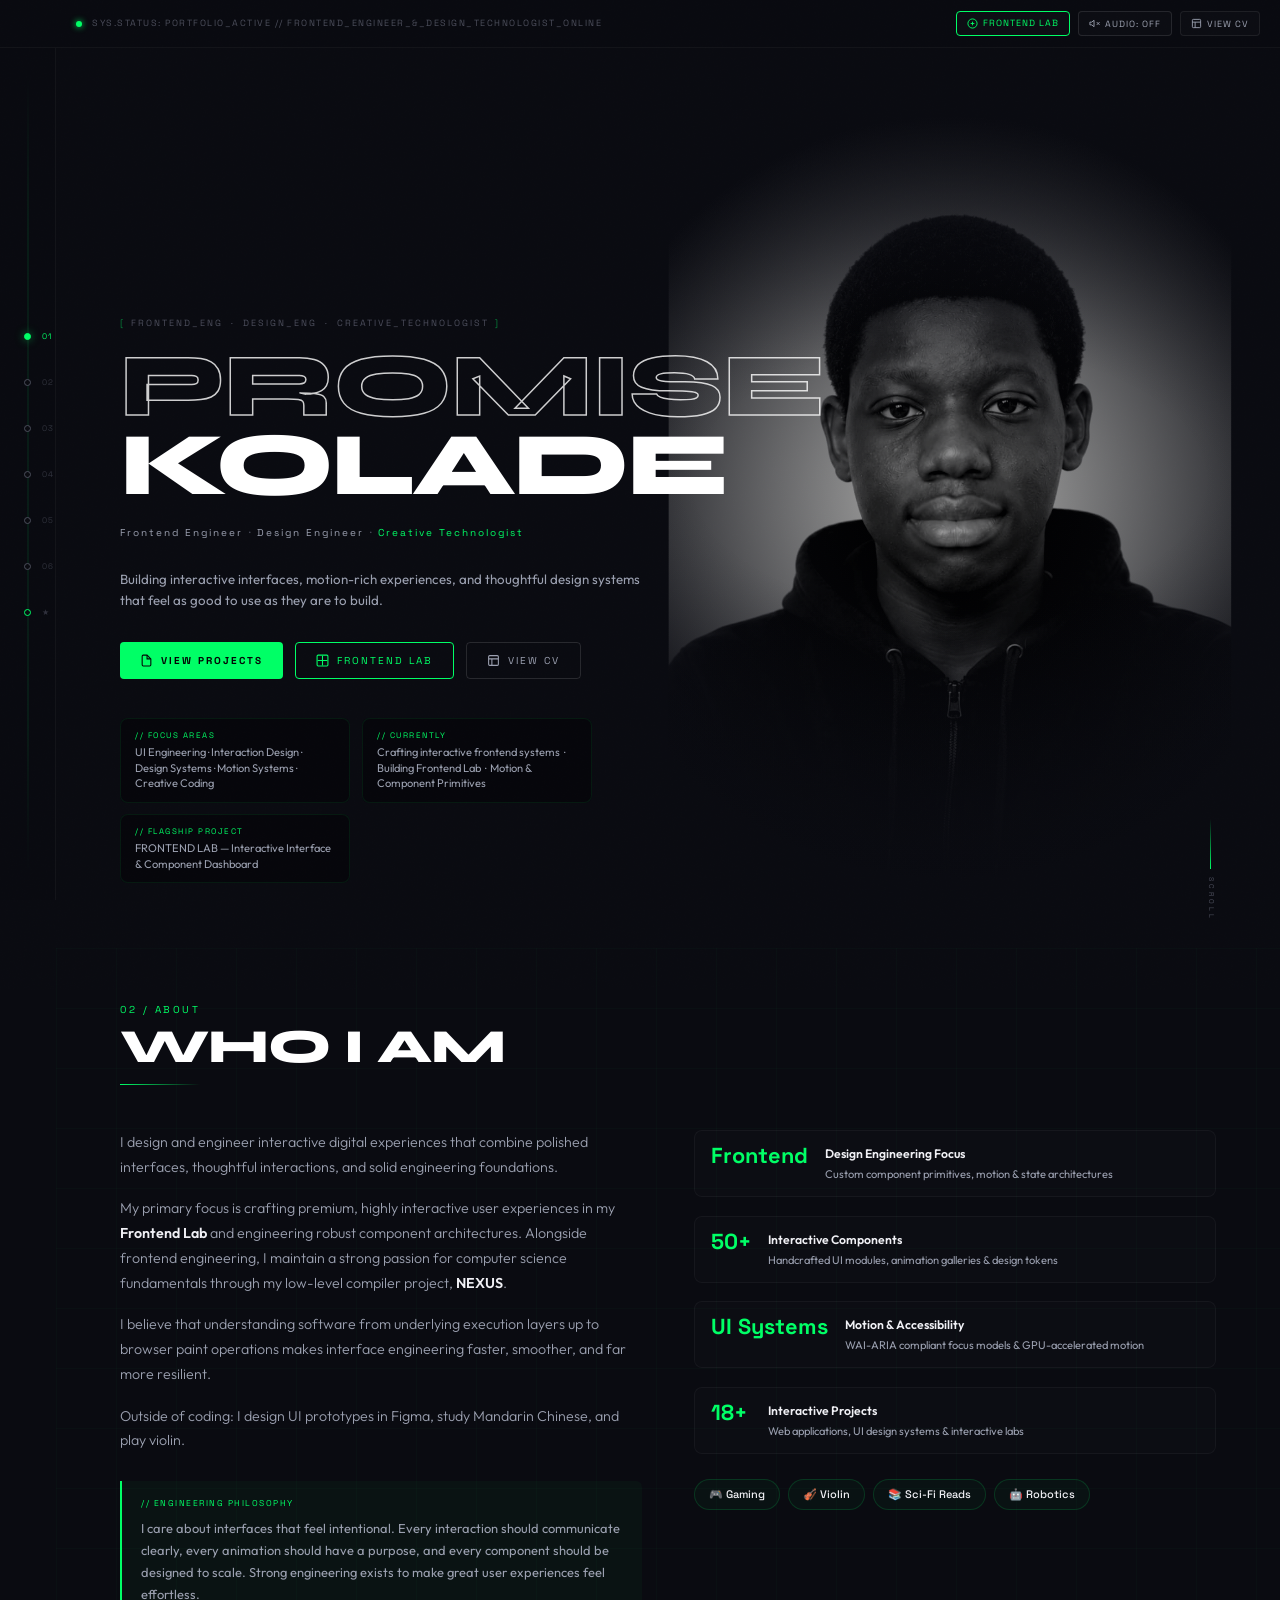
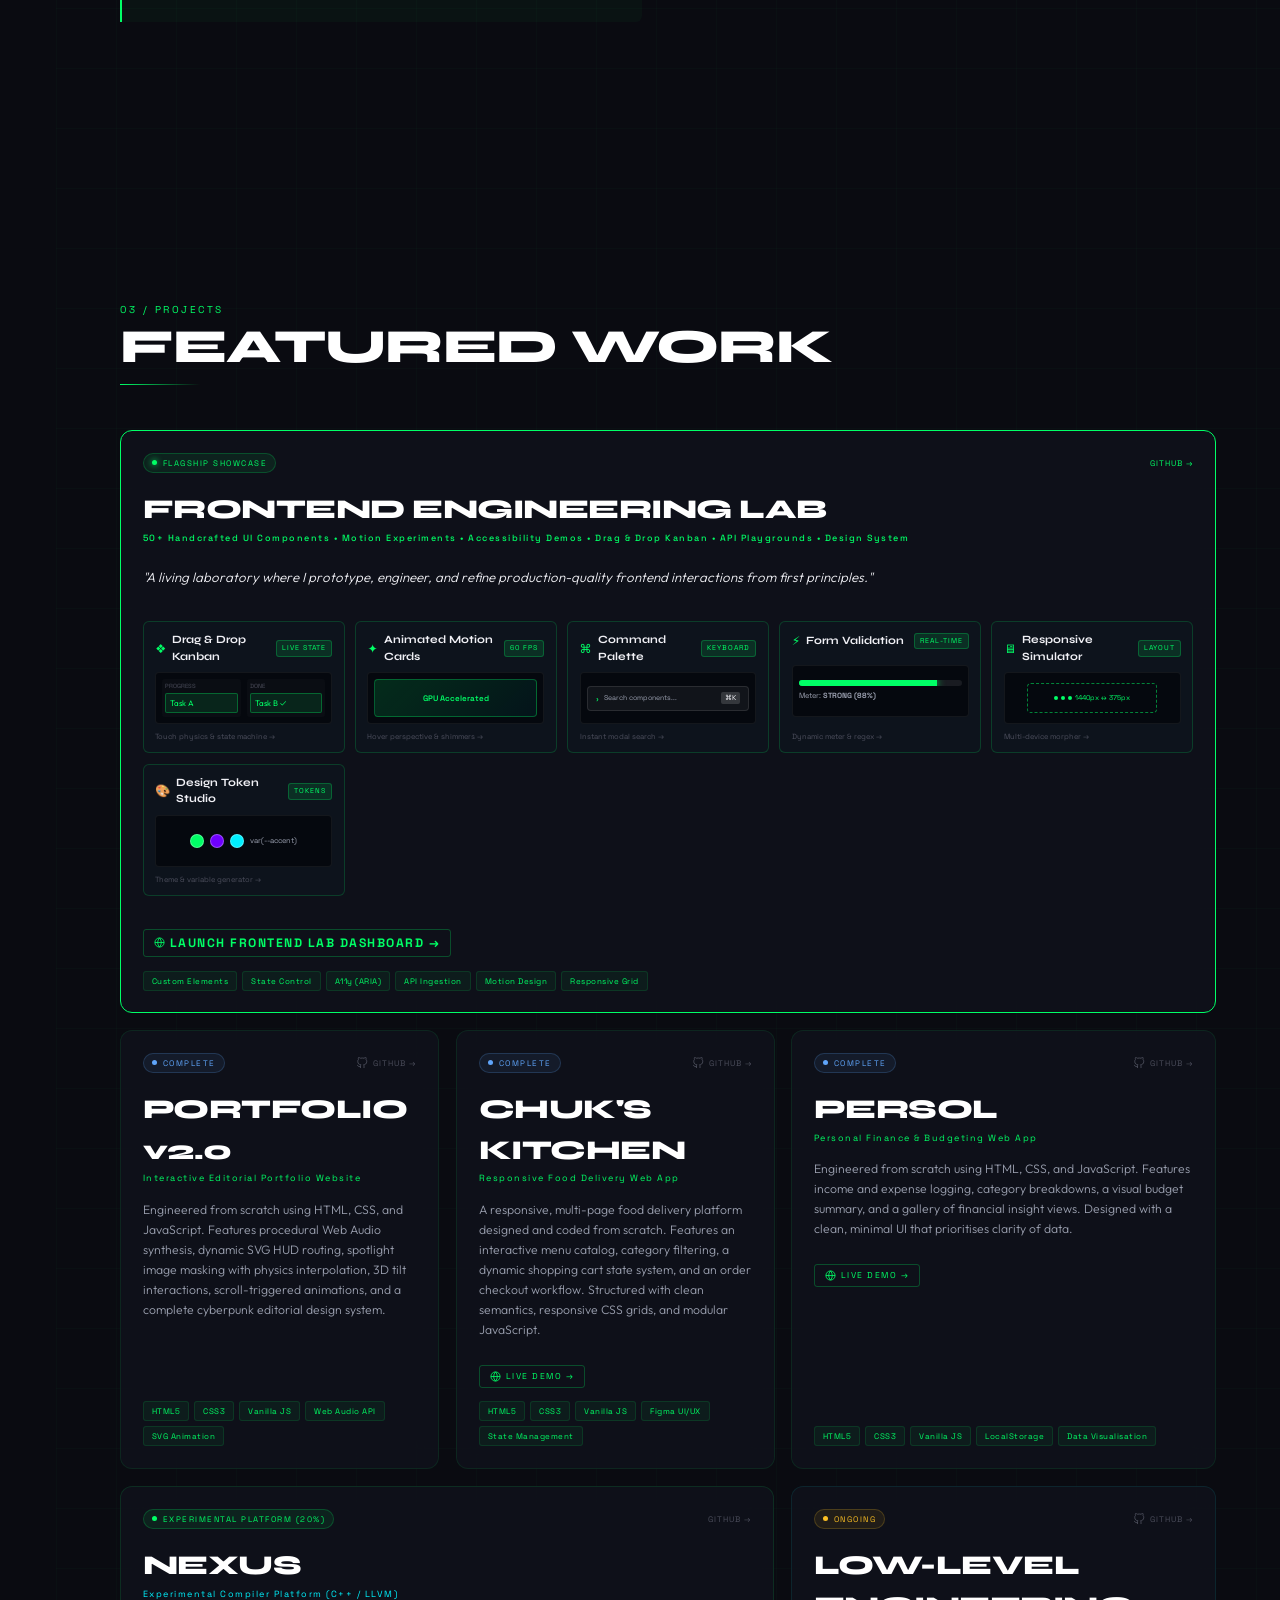
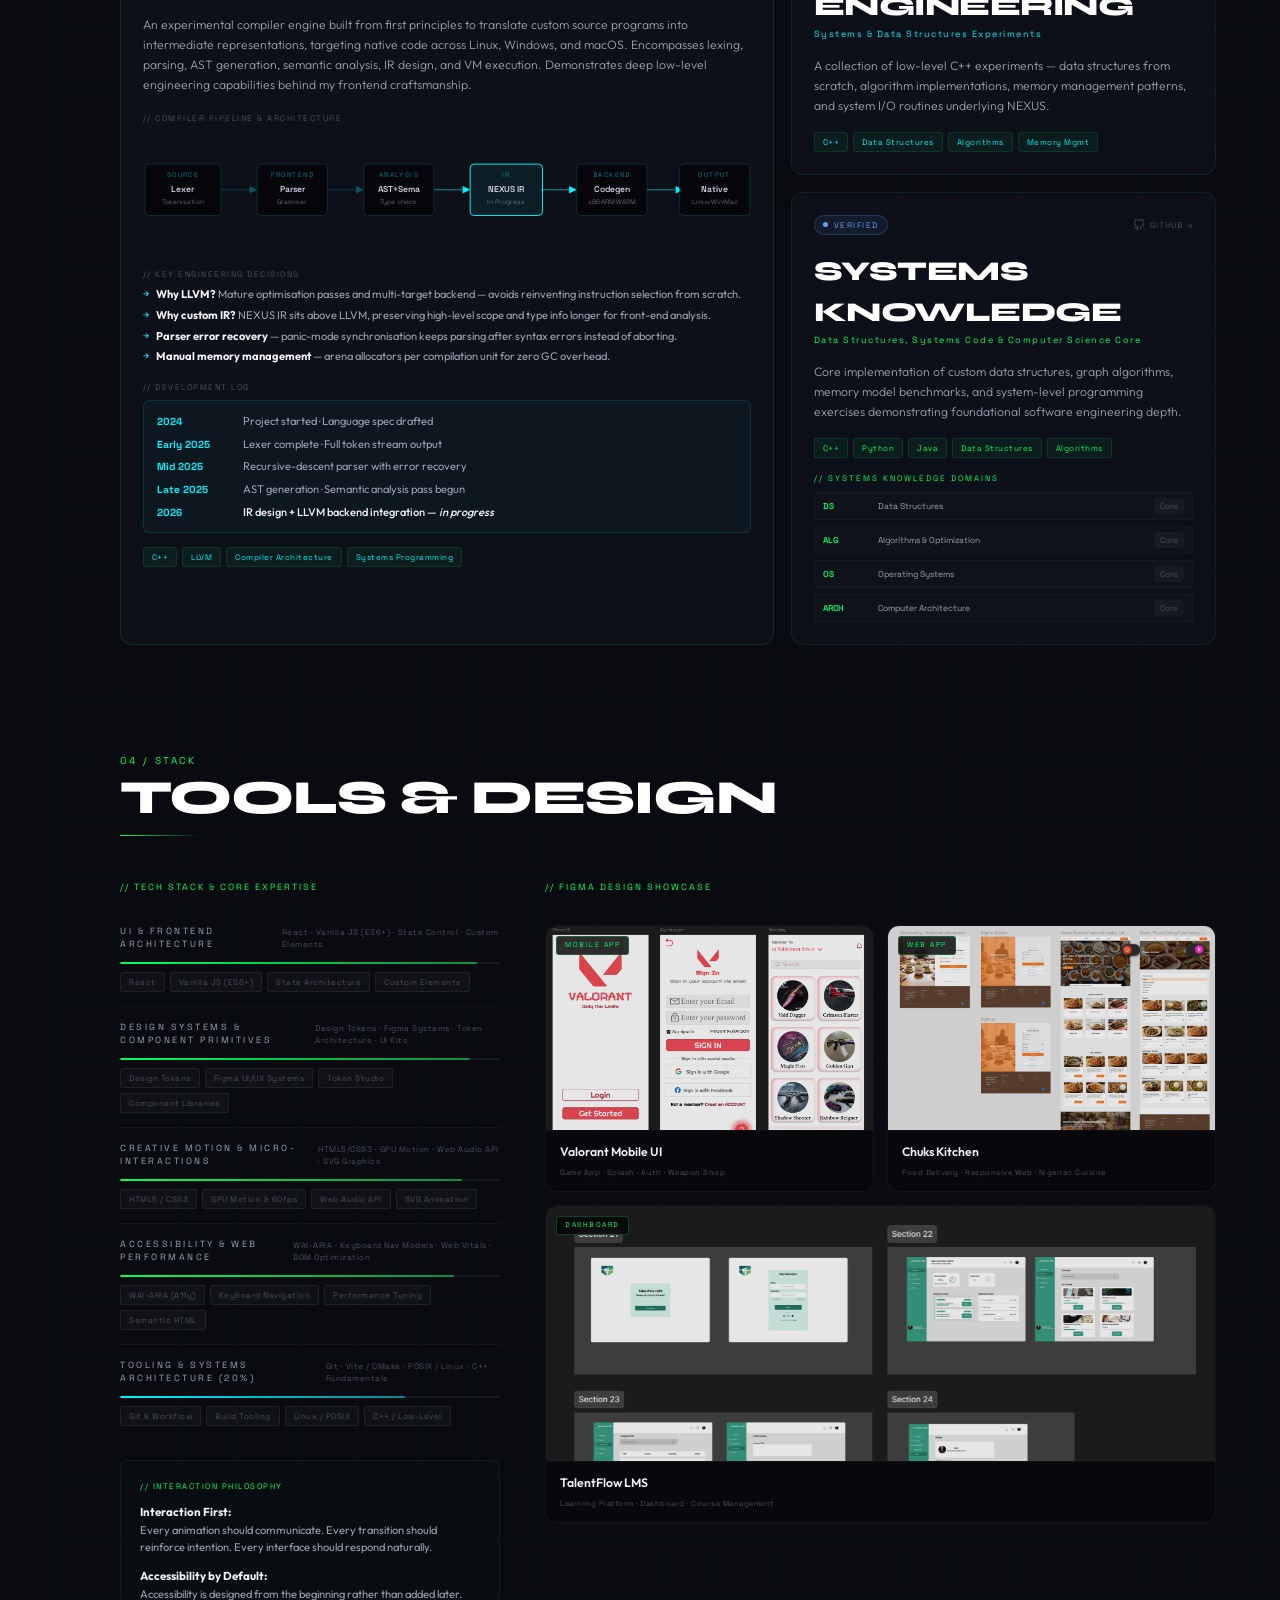
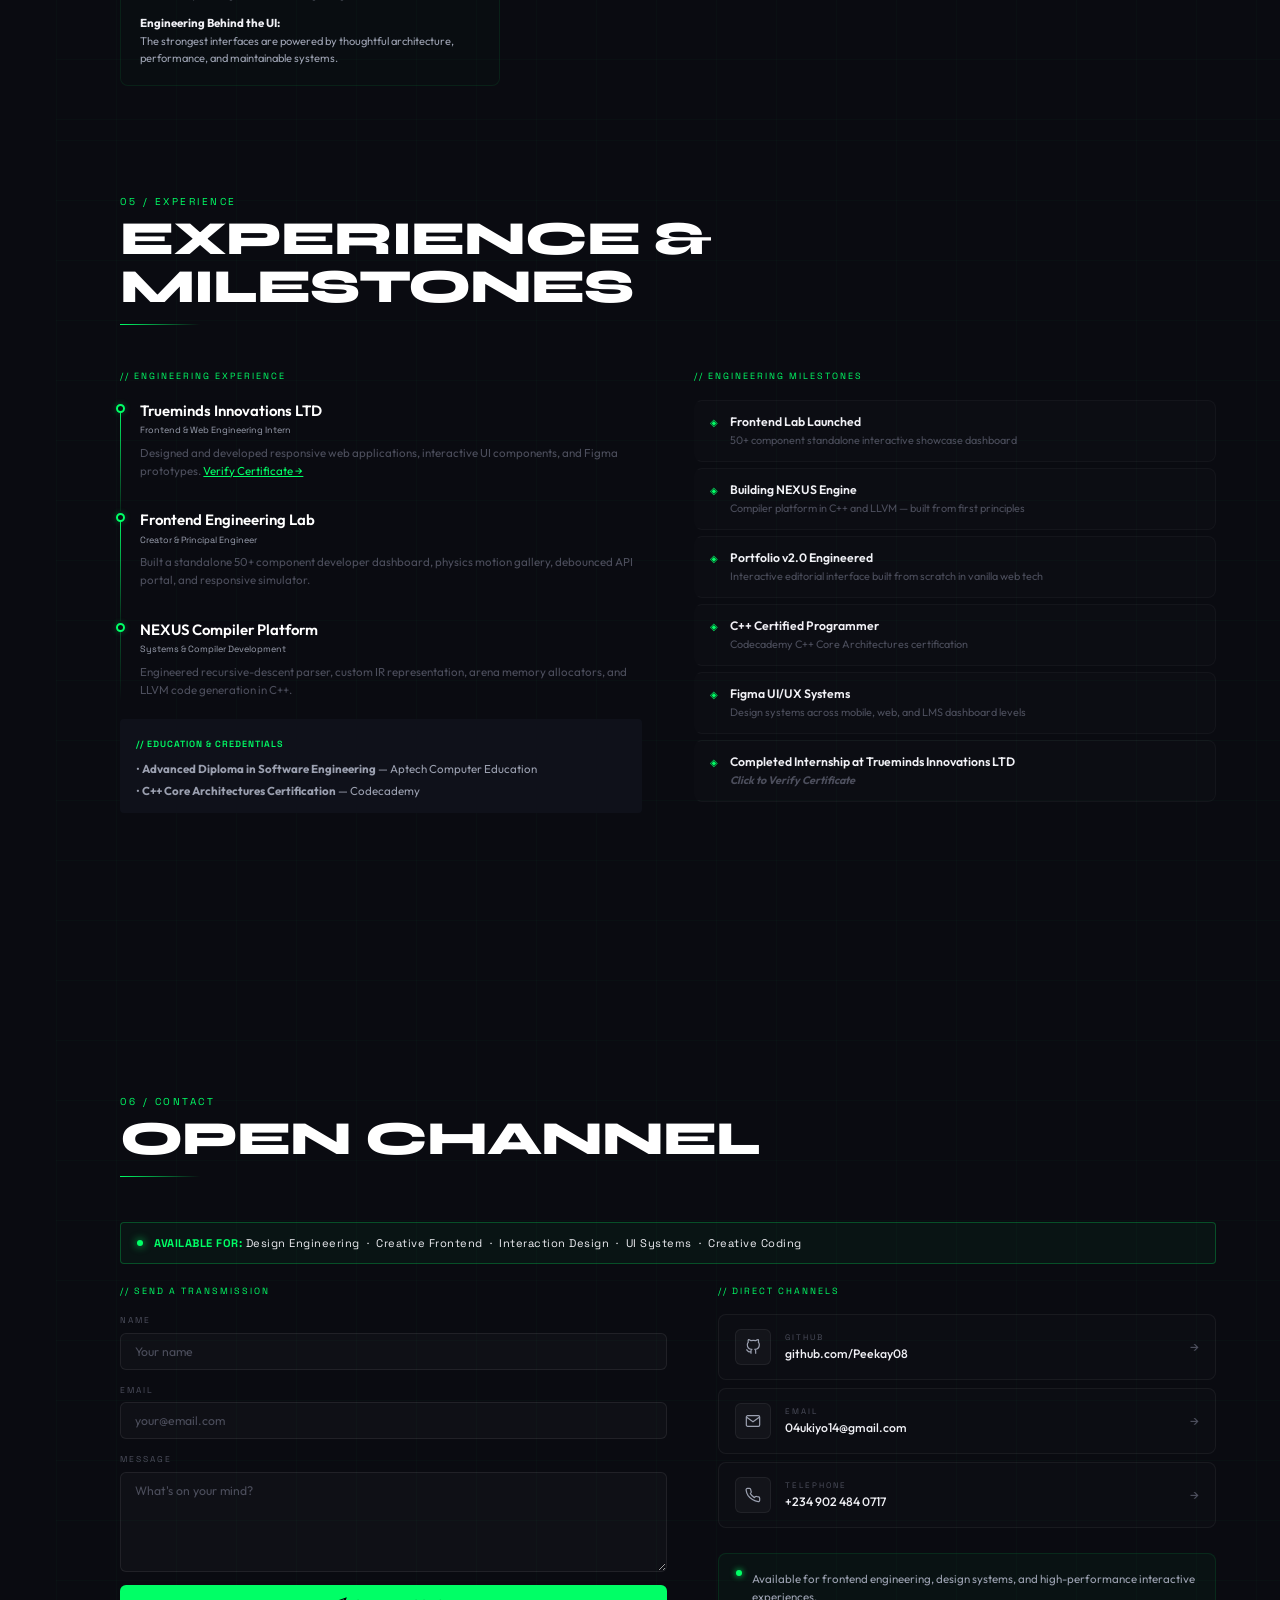
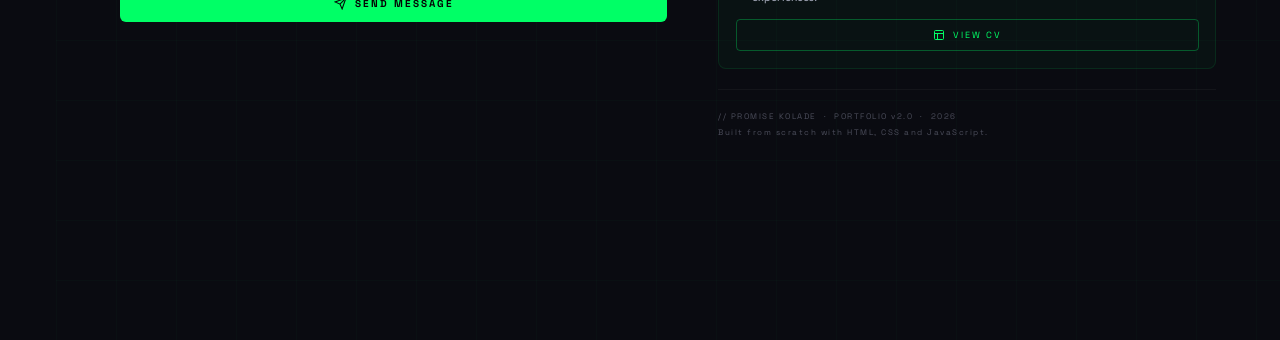
<file: index.html>
<!DOCTYPE html>
<html lang="en">

<head>
  <meta charset="utf-8" />
  <meta name="viewport" content="width=device-width, initial-scale=1" />
  <meta name="description"
    content="Promise Kolade — Frontend Engineer, Design Engineer &amp; Creative Technologist. Building high-performance interactive interfaces, Frontend Lab component systems, and compiler tools." />
  <title>Promise Kolade — Frontend Engineer &amp; Design Engineer</title>

  <link rel="preconnect" href="https://fonts.googleapis.com">
  <link rel="preconnect" href="https://fonts.gstatic.com" crossorigin>
  <link
    href="https://fonts.googleapis.com/css2?family=Outfit:wght@300;400;500;600;700;800&family=Space+Grotesk:wght@400;500;600;700&family=Syne:wght@700;800&display=swap"
    rel="stylesheet">
  <link href="style.css" rel="stylesheet">
</head>

<body>

  <!-- ═══ BOOT SCREEN ═══ -->
  <div id="boot-screen" role="status" aria-live="polite" aria-label="Loading portfolio">
    <div class="boot-logo" id="boot-logo">PROMISE<span>.</span></div>
    <div class="boot-lines" id="boot-lines">
      <div class="boot-line" id="bl-0"><span class="boot-line-prefix">▸</span><span class="boot-line-text">INITIALIZING
          PROFILE...</span></div>
      <div class="boot-line" id="bl-1"><span class="boot-line-prefix">▸</span><span class="boot-line-text">Loading
          Experience...</span></div>
      <div class="boot-line" id="bl-2"><span class="boot-line-prefix">▸</span><span class="boot-line-text">Loading
          Projects...</span></div>
      <div class="boot-line" id="bl-3"><span class="boot-line-prefix">▸</span><span class="boot-line-text">Scanning
          GitHub...</span></div>
      <div class="boot-line" id="bl-4"><span class="boot-line-prefix">▸</span><span class="boot-line-text">Synchronizing
          Timeline...</span></div>
      <div class="boot-line" id="bl-5"><span class="boot-line-prefix">✓</span><span class="boot-line-text">System
          Ready.<span class="boot-cursor"></span></span></div>
    </div>
    <div class="boot-progress">
      <div class="boot-progress-fill" id="boot-progress-fill"></div>
    </div>
  </div>

  <!-- ═══ CUSTOM CURSOR ═══ -->
  <div id="cursor-ring" aria-hidden="true"></div>
  <div id="cursor-dot" aria-hidden="true"></div>

  <!-- Film Grain Noise -->
  <svg class="noise-svg" style="display:none;">
    <filter id="noise-filter">
      <feTurbulence type="fractalNoise" baseFrequency="0.75" numOctaves="3" stitchTiles="stitch" />
      <feColorMatrix type="matrix" values="1 0 0 0 0  0 1 0 0 0  0 0 1 0 0  0 0 0 0.05 0" />
    </filter>
  </svg>
  <div class="noise-overlay"></div>

  <!-- Fixed HUD SVG Overlay (hero connections) -->
  <svg id="hud-svg" xmlns="http://www.w3.org/2000/svg" aria-hidden="true"></svg>

  <!-- Fixed Top Header -->
  <header class="hud-header" id="site-header">
    <div class="hud-status">
      <span class="pulse-dot"></span>
      <span class="hud-code">SYS.STATUS: PORTFOLIO_ACTIVE // FRONTEND_ENGINEER_&amp;_DESIGN_TECHNOLOGIST_ONLINE</span>
    </div>
    <div class="hud-controls">
      <a href="https://peekay08.github.io/FrontendLab/" class="hud-btn labs-btn" style="border-color:var(--color-accent);color:var(--color-accent)">
        <svg viewBox="0 0 24 24" fill="none" stroke="currentColor" stroke-width="2" style="width:11px;height:11px">
          <circle cx="12" cy="12" r="10"></circle>
          <line x1="12" y1="8" x2="12" y2="16"></line>
          <line x1="8" y1="12" x2="16" y2="12"></line>
        </svg>
        <span>FRONTEND LAB</span>
      </a>
      <button id="sfx-toggle" aria-label="Toggle UI Sound Effects" class="hud-btn sfx-btn">
        <svg class="sfx-icon sound-on" viewBox="0 0 24 24" fill="none" stroke="currentColor" stroke-width="2">
          <polygon points="11 5 6 9 2 9 2 15 6 15 11 19 11 5"></polygon>
          <path d="M19.07 4.93a10 10 0 0 1 0 14.14M15.54 8.46a5 5 0 0 1 0 7.07"></path>
        </svg>
        <svg class="sfx-icon sound-off" viewBox="0 0 24 24" fill="none" stroke="currentColor" stroke-width="2"
          style="display:none;">
          <polygon points="11 5 6 9 2 9 2 15 6 15 11 19 11 5"></polygon>
          <line x1="23" y1="9" x2="17" y2="15"></line>
          <line x1="17" y1="9" x2="23" y2="15"></line>
        </svg>
        <span class="hud-btn-text">AUDIO: OFF</span>
      </button>
      <button id="header-view-cv-btn" class="hud-btn print-btn" aria-label="View Interactive CV">
        <svg viewBox="0 0 24 24" fill="none" stroke="currentColor" stroke-width="2" class="print-icon">
          <rect x="3" y="3" width="18" height="18" rx="2"></rect>
          <line x1="3" y1="9" x2="21" y2="9"></line>
          <line x1="9" y1="21" x2="9" y2="9"></line>
        </svg>
        <span>VIEW CV</span>
      </button>
    </div>
  </header>

  <!-- Fixed Left Nav Rail -->
  <nav class="nav-rail" id="nav-rail" aria-label="Page sections navigation">
    <div class="nav-track"></div>
    <a href="#hero" class="nav-item active" data-section="hero" id="nav-hero">
      <span class="nav-dot"></span><span class="nav-num">01</span><span class="nav-label">HERO</span>
    </a>
    <a href="#about" class="nav-item" data-section="about" id="nav-about">
      <span class="nav-dot"></span><span class="nav-num">02</span><span class="nav-label">ABOUT</span>
    </a>
    <a href="#projects" class="nav-item" data-section="projects" id="nav-projects">
      <span class="nav-dot"></span><span class="nav-num">03</span><span class="nav-label">PROJECTS</span>
    </a>
    <a href="#stack" class="nav-item" data-section="stack" id="nav-stack">
      <span class="nav-dot"></span><span class="nav-num">04</span><span class="nav-label">STACK</span>
    </a>
    <a href="#journey" class="nav-item" data-section="journey" id="nav-journey">
      <span class="nav-dot"></span><span class="nav-num">05</span><span class="nav-label">EXPERIENCE</span>
    </a>
    <a href="#contact" class="nav-item" data-section="contact" id="nav-contact">
      <span class="nav-dot"></span><span class="nav-num">06</span><span class="nav-label">CONTACT</span>
    </a>
    <a href="https://peekay08.github.io/FrontendLab/" class="nav-item" id="nav-labs">
      <span class="nav-dot" style="border-color: var(--color-accent);"></span><span class="nav-num">★</span><span
        class="nav-label" style="color: var(--color-accent);">FRONTEND LAB</span>
    </a>
  </nav>

  <!-- ═══════════════════ MAIN SCROLL CONTAINER ═══════════════════ -->
  <main class="scroll-main" id="scroll-main">

    <!-- ━━━━━━━━━━━━━━━━━━━━━━━━━━━━━━━
         01 / HERO
    ━━━━━━━━━━━━━━━━━━━━━━━━━━━━━━━ -->
    <section class="page-section hero-section" id="hero" data-section-id="hero">

      <!-- Portrait System (locked to hero) -->
      <div class="portrait-container" id="portrait-container">
        <img src="images/profile3.jpeg" class="portrait-img portrait-base" alt="Promise Kolade grayscale portrait">
        <div class="portrait-fade-overlay"></div>
      </div>

      <!-- Radial vignette behind portrait -->
      <div class="hero-vignette" aria-hidden="true"></div>

      <!-- Hero Content (left side) -->
      <div class="hero-content">
        <div class="hero-eyebrow" data-animate>
          <span class="eyebrow-bracket">[</span>
          <span class="eyebrow-text">FRONTEND_ENG &nbsp;·&nbsp; DESIGN_ENG &nbsp;·&nbsp; CREATIVE_TECHNOLOGIST</span>
          <span class="eyebrow-bracket">]</span>
        </div>

        <h1 class="main-title" data-animate>
          <span class="title-outline">PROMISE</span>
          <span class="title-solid">KOLADE</span>
        </h1>

        <div class="role-tags" data-animate>
          <span class="role-tag">Frontend Engineer</span>
          <span class="role-divider">·</span>
          <span class="role-tag">Design Engineer</span>
          <span class="role-divider">·</span>
          <span class="role-tag accent">Creative Technologist</span>
        </div>

        <p class="hero-tagline-text" style="font-size: 0.98rem; color: var(--color-text-muted); margin-top: 0.8rem; margin-bottom: 2.2rem; max-width: 580px; line-height: 1.6;">
          Building interactive interfaces, motion-rich experiences, and thoughtful design systems that feel as good to use as they are to build.
        </p>

        <div class="hero-ctas" data-animate>
          <a href="#projects" class="cta-primary" id="view-projects-cta">
            <svg viewBox="0 0 24 24" fill="none" stroke="currentColor" stroke-width="2" aria-hidden="true">
              <path d="M13 2H6a2 2 0 0 0-2 2v16a2 2 0 0 0 2 2h12a2 2 0 0 0 2-2V9z"></path>
              <polyline points="13 2 13 9 20 9"></polyline>
            </svg>
            VIEW PROJECTS
          </a>
          <a href="https://peekay08.github.io/FrontendLab/" class="cta-secondary labs-cta"
            style="border-color:var(--color-accent);color:var(--color-accent)">
            <svg viewBox="0 0 24 24" fill="none" stroke="currentColor" stroke-width="2" aria-hidden="true">
              <rect x="2" y="2" width="20" height="20" rx="2" ry="2"></rect>
              <line x1="3" y1="12" x2="21" y2="12"></line>
              <line x1="12" y1="3" x2="12" y2="21"></line>
            </svg>
            FRONTEND LAB
          </a>
          <button class="cta-secondary" id="hero-view-cv-btn">
            <svg viewBox="0 0 24 24" fill="none" stroke="currentColor" stroke-width="2" aria-hidden="true">
              <rect x="3" y="3" width="18" height="18" rx="2"></rect>
              <line x1="3" y1="9" x2="21" y2="9"></line>
              <line x1="9" y1="21" x2="9" y2="9"></line>
            </svg>
            VIEW CV
          </button>
        </div>
      </div><!-- /hero-content -->

      <!-- HUD Info Cluster (hotspot cards in hero) -->
      <div class="hero-hud-cluster" aria-label="Quick facts">
        <div class="hud-info-card card" data-hotspot="skills" tabindex="0" id="hud-card-skills">
          <div class="card-borders"></div>
          <span class="hud-info-label">// FOCUS AREAS</span>
          <p class="hud-info-text">UI Engineering · Interaction Design · Design Systems · Motion Systems · Creative Coding</p>
        </div>
        <div class="hud-info-card card" data-hotspot="about" tabindex="0" id="hud-card-status">
          <div class="card-borders"></div>
          <span class="hud-info-label">// CURRENTLY</span>
          <p class="hud-info-text">
            Crafting interactive frontend systems &nbsp;·&nbsp;
            Building Frontend Lab &nbsp;·&nbsp;
            Motion &amp; Component Primitives
          </p>
        </div>
        <div class="hud-info-card card" data-hotspot="projects" tabindex="0" id="hud-card-project">
          <div class="card-borders"></div>
          <span class="hud-info-label">// FLAGSHIP PROJECT</span>
          <p class="hud-info-text">FRONTEND LAB — Interactive Interface &amp; Component Dashboard</p>
        </div>
      </div>

      <!-- Scroll indicator -->
      <div class="scroll-indicator" aria-hidden="true">
        <span class="scroll-line"></span>
        <span class="scroll-text">SCROLL</span>
      </div>

    </section><!-- /hero -->


    <!-- ━━━━━━━━━━━━━━━━━━━━━━━━━━━━━━━
         02 / ABOUT ME
    ━━━━━━━━━━━━━━━━━━━━━━━━━━━━━━━ -->
    <section class="page-section about-section" id="about" data-section-id="about">
      <div class="section-inner">

        <div class="section-header" data-animate>
          <span class="section-num">02 / ABOUT</span>
          <h2 class="section-title">WHO I AM</h2>
          <div class="section-line"></div>
        </div>

        <div class="about-grid">
          <!-- Bio -->
          <div class="about-bio" data-animate>
            <p class="bio-text" data-animate>
              I design and engineer interactive digital experiences that combine polished interfaces, thoughtful interactions, and solid engineering foundations.
            </p>
            <p class="bio-text" data-animate>
              My primary focus is crafting premium, highly interactive user experiences in my <strong>Frontend Lab</strong> and engineering robust component architectures. Alongside frontend engineering, I maintain a strong passion for computer science fundamentals through my low-level compiler project, <strong>NEXUS</strong>.
            </p>
            <p class="bio-text" data-animate>
              I believe that understanding software from underlying execution layers up to browser paint operations makes interface engineering faster, smoother, and far more resilient.
            </p>
            <p class="bio-text" data-animate>
              Outside of coding: I design UI prototypes in Figma, study Mandarin Chinese, and play violin.
            </p>

            <div class="career-vision" data-animate>
              <span class="vision-label">// ENGINEERING PHILOSOPHY</span>
              <p class="vision-text">
                I care about interfaces that feel intentional. Every interaction should communicate clearly, every animation should have a purpose, and every component should be designed to scale. Strong engineering exists to make great user experiences feel effortless.
              </p>
            </div>
          </div>

          <!-- Honest Stats -->
          <div class="about-stats" data-animate>
            <div class="honest-stat">
              <span class="honest-num">Frontend</span>
              <div class="honest-desc">
                <strong>Design Engineering Focus</strong>
                <span>Custom component primitives, motion &amp; state architectures</span>
              </div>
            </div>
            <div class="honest-stat">
              <span class="honest-num">50+</span>
              <div class="honest-desc">
                <strong>Interactive Components</strong>
                <span>Handcrafted UI modules, animation galleries &amp; design tokens</span>
              </div>
            </div>
            <div class="honest-stat">
              <span class="honest-num">UI Systems</span>
              <div class="honest-desc">
                <strong>Motion &amp; Accessibility</strong>
                <span>WAI-ARIA compliant focus models &amp; GPU-accelerated motion</span>
              </div>
            </div>
            <div class="honest-stat">
              <span class="honest-num">18+</span>
              <div class="honest-desc">
                <strong>Interactive Projects</strong>
                <span>Web applications, UI design systems &amp; interactive labs</span>
              </div>
            </div>

            <!-- Quick interest chips -->
            <div class="about-chips-row">
              <span class="about-chip">🎮 Gaming</span>
              <span class="about-chip">🎻 Violin</span>
              <span class="about-chip">📚 Sci-Fi Reads</span>
              <span class="about-chip">🤖 Robotics</span>
            </div>
          </div>
        </div>

      </div>
    </section><!-- /about -->


    <!-- ━━━━━━━━━━━━━━━━━━━━━━━━━━━━━━━
         03 / FEATURED PROJECTS
    ━━━━━━━━━━━━━━━━━━━━━━━━━━━━━━━ -->
    <section class="page-section projects-section" id="projects" data-section-id="projects">
      <div class="section-inner">

        <div class="section-header" data-animate>
          <span class="section-num">03 / PROJECTS</span>
          <h2 class="section-title">FEATURED WORK</h2>
          <div class="section-line"></div>
        </div>

        <div class="projects-grid">

          <!-- Frontend Engineering Lab & Dashboard (FLAGSHIP #1) -->
          <article class="project-card project-featured" data-animate id="project-labs"
            style="border-color: var(--color-accent);">
            <div class="project-top-row">
              <div class="project-status status-active" style="color: var(--color-accent);">
                <span class="status-dot"
                  style="background-color: var(--color-accent);box-shadow: 0 0 6px var(--color-accent);"></span>FLAGSHIP SHOWCASE
              </div>
              <a href="https://github.com/Peekay08/FrontendLab" target="_blank" rel="noopener" class="project-gh-link" style="color: var(--color-accent);"
                aria-label="View Frontend Lab on GitHub">
                GITHUB →
              </a>
            </div>
            <h3 class="project-name">FRONTEND ENGINEERING LAB</h3>
            <p class="project-tagline" style="color: var(--color-accent); font-weight: 500;">
              50+ Handcrafted UI Components • Motion Experiments • Accessibility Demos • Drag &amp; Drop Kanban • API Playgrounds • Design System
            </p>
            <p class="project-desc" style="font-size: 0.98rem; line-height: 1.6; color: var(--color-text-primary); margin-top: 0.6rem;">
              <em>"A living laboratory where I prototype, engineer, and refine production-quality frontend interactions from first principles."</em>
            </p>

            <!-- 6 Interactive Visual Preview Cards -->
            <div class="lab-interactive-grid">
              <!-- Preview 1: Drag & Drop -->
              <a href="https://peekay08.github.io/FrontendLab/" target="_blank" rel="noopener" class="lab-preview-card" id="lab-preview-kanban">
                <div class="lab-card-header">
                  <span class="lab-card-icon">❖</span>
                  <span class="lab-card-title">Drag &amp; Drop Kanban</span>
                  <span class="lab-card-badge">LIVE STATE</span>
                </div>
                <div class="lab-mini-stage kanban-stage">
                  <div class="mini-kanban-col">
                    <span class="mini-col-title">PROGRESS</span>
                    <div class="mini-kanban-card card-anim-1">Task A</div>
                  </div>
                  <div class="mini-kanban-col">
                    <span class="mini-col-title">DONE</span>
                    <div class="mini-kanban-card card-anim-2">Task B ✓</div>
                  </div>
                </div>
                <span class="lab-card-footer">Touch physics &amp; state machine →</span>
              </a>

              <!-- Preview 2: Motion Cards -->
              <a href="https://peekay08.github.io/FrontendLab/" target="_blank" rel="noopener" class="lab-preview-card" id="lab-preview-motion">
                <div class="lab-card-header">
                  <span class="lab-card-icon">✦</span>
                  <span class="lab-card-title">Animated Motion Cards</span>
                  <span class="lab-card-badge">60 FPS</span>
                </div>
                <div class="lab-mini-stage motion-stage">
                  <div class="mini-motion-card">
                    <div class="mini-motion-glow"></div>
                    <span class="mini-motion-text">GPU Accelerated</span>
                  </div>
                </div>
                <span class="lab-card-footer">Hover perspective &amp; shimmers →</span>
              </a>

              <!-- Preview 3: Command Palette -->
              <a href="https://peekay08.github.io/FrontendLab/" target="_blank" rel="noopener" class="lab-preview-card" id="lab-preview-cmd">
                <div class="lab-card-header">
                  <span class="lab-card-icon">⌘</span>
                  <span class="lab-card-title">Command Palette</span>
                  <span class="lab-card-badge">KEYBOARD</span>
                </div>
                <div class="lab-mini-stage cmd-stage">
                  <div class="mini-cmd-bar">
                    <span class="mini-cmd-prompt">›</span>
                    <span class="mini-cmd-input">Search components...</span>
                    <span class="mini-cmd-key">⌘K</span>
                  </div>
                </div>
                <span class="lab-card-footer">Instant modal search →</span>
              </a>

              <!-- Preview 4: Form Validation -->
              <a href="https://peekay08.github.io/FrontendLab/" target="_blank" rel="noopener" class="lab-preview-card" id="lab-preview-form">
                <div class="lab-card-header">
                  <span class="lab-card-icon">⚡</span>
                  <span class="lab-card-title">Form Validation</span>
                  <span class="lab-card-badge">REAL-TIME</span>
                </div>
                <div class="lab-mini-stage form-stage">
                  <div class="mini-form-bar">
                    <div class="mini-meter-fill"></div>
                  </div>
                  <span class="mini-form-label">Meter: <strong>STRONG (88%)</strong></span>
                </div>
                <span class="lab-card-footer">Dynamic meter &amp; regex →</span>
              </a>

              <!-- Preview 5: Responsive Simulator -->
              <a href="https://peekay08.github.io/FrontendLab/" target="_blank" rel="noopener" class="lab-preview-card" id="lab-preview-viewport">
                <div class="lab-card-header">
                  <span class="lab-card-icon">🖥</span>
                  <span class="lab-card-title">Responsive Simulator</span>
                  <span class="lab-card-badge">LAYOUT</span>
                </div>
                <div class="lab-mini-stage viewport-stage">
                  <div class="mini-viewport-box">
                    <span class="mini-vp-dot"></span>
                    <span class="mini-vp-dot"></span>
                    <span class="mini-vp-dot"></span>
                    <span class="mini-vp-res">1440px ↔ 375px</span>
                  </div>
                </div>
                <span class="lab-card-footer">Multi-device morpher →</span>
              </a>

              <!-- Preview 6: Design Tokens -->
              <a href="https://peekay08.github.io/FrontendLab/" target="_blank" rel="noopener" class="lab-preview-card" id="lab-preview-tokens">
                <div class="lab-card-header">
                  <span class="lab-card-icon">🎨</span>
                  <span class="lab-card-title">Design Token Studio</span>
                  <span class="lab-card-badge">TOKENS</span>
                </div>
                <div class="lab-mini-stage tokens-stage">
                  <div class="mini-token-swatch" style="background:#00FF66;"></div>
                  <div class="mini-token-swatch" style="background:#7000FF;"></div>
                  <div class="mini-token-swatch" style="background:#00F0FF;"></div>
                  <span class="mini-token-code">var(--accent)</span>
                </div>
                <span class="lab-card-footer">Theme &amp; variable generator →</span>
              </a>
            </div>

            <div class="project-links-row" style="margin-top: 1.2rem;">
              <a href="https://peekay08.github.io/FrontendLab/" class="project-live-link" style="color: var(--color-accent); font-weight: 700; font-size: 0.9rem;">
                <svg viewBox="0 0 24 24" fill="none" stroke="currentColor" stroke-width="1.8" aria-hidden="true">
                  <circle cx="12" cy="12" r="10" />
                  <path
                    d="M2 12h20M12 2a15.3 15.3 0 0 1 4 10 15.3 15.3 0 0 1-4 10 15.3 15.3 0 0 1-4-10 15.3 15.3 0 0 1 4-10z" />
                </svg>
                LAUNCH FRONTEND LAB DASHBOARD →
              </a>
            </div>
            <div class="project-stack-chips">
              <span class="stack-chip">Custom Elements</span>
              <span class="stack-chip">State Control</span>
              <span class="stack-chip">A11y (ARIA)</span>
              <span class="stack-chip">API Ingestion</span>
              <span class="stack-chip">Motion Design</span>
              <span class="stack-chip">Responsive Grid</span>
            </div>
          </article>

          <!-- Portfolio #2 -->
          <article class="project-card" data-animate id="project-portfolio">
            <div class="project-top-row">
              <div class="project-status status-complete">
                <span class="status-dot"></span>COMPLETE
              </div>
              <a href="https://github.com/Peekay08" target="_blank" rel="noopener" class="project-gh-link"
                aria-label="View Portfolio on GitHub">
                <svg viewBox="0 0 24 24" fill="none" stroke="currentColor" stroke-width="1.8" aria-hidden="true">
                  <path
                    d="M9 19c-5 1.5-5-2.5-7-3m14 6v-3.87a3.37 3.37 0 0 0-.94-2.61c3.14-.35 6.44-1.54 6.44-7A5.44 5.44 0 0 0 20 4.77 5.07 5.07 0 0 0 19.91 1S18.73.65 16 2.48a13.38 13.38 0 0 0-7 0C6.27.65 5.09 1 5.09 1A5.07 5.07 0 0 0 5 4.77a5.44 5.44 0 0 0-1.5 3.78c0 5.42 3.3 6.61 6.44 7A3.37 3.37 0 0 0 9 18.13V22">
                  </path>
                </svg>
                GITHUB →
              </a>
            </div>
            <h3 class="project-name">PORTFOLIO v2.0</h3>
            <p class="project-tagline">Interactive Editorial Portfolio Website</p>
            <p class="project-desc">
              Engineered from scratch using HTML, CSS, and JavaScript. Features procedural Web Audio synthesis, dynamic SVG HUD routing, spotlight image masking with physics interpolation, 3D tilt interactions, scroll-triggered animations, and a complete cyberpunk editorial design system.
            </p>
            <div class="project-stack-chips">
              <span class="stack-chip">HTML5</span>
              <span class="stack-chip">CSS3</span>
              <span class="stack-chip">Vanilla JS</span>
              <span class="stack-chip">Web Audio API</span>
              <span class="stack-chip">SVG Animation</span>
            </div>
          </article>

          <!-- Chuks Kitchen #3 -->
          <article class="project-card" data-animate id="project-kitchen">
            <div class="project-top-row">
              <div class="project-status status-complete">
                <span class="status-dot"></span>COMPLETE
              </div>
              <a href="https://github.com/Peekay08/Chuk-s-Kitchen" target="_blank" rel="noopener"
                class="project-gh-link" aria-label="View Chuks Kitchen on GitHub">
                <svg viewBox="0 0 24 24" fill="none" stroke="currentColor" stroke-width="1.8" aria-hidden="true">
                  <path
                    d="M9 19c-5 1.5-5-2.5-7-3m14 6v-3.87a3.37 3.37 0 0 0-.94-2.61c3.14-.35 6.44-1.54 6.44-7A5.44 5.44 0 0 0 20 4.77 5.07 5.07 0 0 0 19.91 1S18.73.65 16 2.48a13.38 13.38 0 0 0-7 0C6.27.65 5.09 1 5.09 1A5.07 5.07 0 0 0 5 4.77a5.44 5.44 0 0 0-1.5 3.78c0 5.42 3.3 6.61 6.44 7A3.37 3.37 0 0 0 9 18.13V22">
                  </path>
                </svg>
                GITHUB →
              </a>
            </div>
            <h3 class="project-name">CHUK'S KITCHEN</h3>
            <p class="project-tagline">Responsive Food Delivery Web App</p>
            <p class="project-desc">
              A responsive, multi-page food delivery platform designed and coded from scratch. Features an interactive
              menu catalog, category filtering, a dynamic shopping cart state system, and an order checkout workflow.
              Structured with clean semantics, responsive CSS grids, and modular JavaScript.
            </p>
            <div class="project-links-row">
              <a href="https://peekay08.github.io/Chuk-s-Kitchen/" target="_blank" rel="noopener"
                class="project-live-link">
                <svg viewBox="0 0 24 24" fill="none" stroke="currentColor" stroke-width="1.8" aria-hidden="true">
                  <circle cx="12" cy="12" r="10" />
                  <path
                    d="M2 12h20M12 2a15.3 15.3 0 0 1 4 10 15.3 15.3 0 0 1-4 10 15.3 15.3 0 0 1-4-10 15.3 15.3 0 0 1 4-10z" />
                </svg>
                LIVE DEMO →
              </a>
            </div>
            <div class="project-stack-chips">
              <span class="stack-chip">HTML5</span>
              <span class="stack-chip">CSS3</span>
              <span class="stack-chip">Vanilla JS</span>
              <span class="stack-chip">Figma UI/UX</span>
              <span class="stack-chip">State Management</span>
            </div>
          </article>

          <!-- Persol #4 -->
          <article class="project-card" data-animate id="project-persol">
            <div class="project-top-row">
              <div class="project-status status-complete">
                <span class="status-dot"></span>COMPLETE
              </div>
              <a href="https://github.com/Peekay08/Persol" target="_blank" rel="noopener" class="project-gh-link"
                aria-label="View Persol on GitHub">
                <svg viewBox="0 0 24 24" fill="none" stroke="currentColor" stroke-width="1.8" aria-hidden="true">
                  <path
                    d="M9 19c-5 1.5-5-2.5-7-3m14 6v-3.87a3.37 3.37 0 0 0-.94-2.61c3.14-.35 6.44-1.54 6.44-7A5.44 5.44 0 0 0 20 4.77 5.07 5.07 0 0 0 19.91 1S18.73.65 16 2.48a13.38 13.38 0 0 0-7 0C6.27.65 5.09 1 5.09 1A5.07 5.07 0 0 0 5 4.77a5.44 5.44 0 0 0-1.5 3.78c0 5.42 3.3 6.61 6.44 7A3.37 3.37 0 0 0 9 18.13V22">
                  </path>
                </svg>
                GITHUB →
              </a>
            </div>
            <h3 class="project-name">PERSOL</h3>
            <p class="project-tagline">Personal Finance &amp; Budgeting Web App</p>
            <p class="project-desc">
              Engineered from scratch using HTML, CSS, and JavaScript. Features income and expense logging, category breakdowns, a visual budget summary, and a gallery of financial insight views. Designed with a clean, minimal UI that prioritises clarity of data.
            </p>
            <div class="project-links-row">
              <a href="https://peekay08.github.io/Persol/" target="_blank" rel="noopener" class="project-live-link">
                <svg viewBox="0 0 24 24" fill="none" stroke="currentColor" stroke-width="1.8" aria-hidden="true">
                  <circle cx="12" cy="12" r="10" />
                  <path
                    d="M2 12h20M12 2a15.3 15.3 0 0 1 4 10 15.3 15.3 0 0 1-4 10 15.3 15.3 0 0 1-4-10 15.3 15.3 0 0 1 4-10z" />
                </svg>
                LIVE DEMO →
              </a>
            </div>
            <div class="project-stack-chips">
              <span class="stack-chip">HTML5</span>
              <span class="stack-chip">CSS3</span>
              <span class="stack-chip">Vanilla JS</span>
              <span class="stack-chip">LocalStorage</span>
              <span class="stack-chip">Data Visualisation</span>
            </div>
          </article>

          <!-- NEXUS — featured #5 -->
          <article class="project-card project-featured systems-accent" data-animate id="project-nexus">
            <div class="project-top-row">
              <div class="project-status status-active">
                <span class="status-dot"></span>EXPERIMENTAL PLATFORM (20%)
              </div>
              <a href="https://github.com/Peekay08/NEXUS" target="_blank" rel="noopener" class="project-gh-link" aria-label="View NEXUS on GitHub">
                GITHUB →
              </a>
            </div>

            <h3 class="project-name">NEXUS</h3>
            <p class="project-tagline">Experimental Compiler Platform (C++ / LLVM)</p>
            <p class="project-desc">
              An experimental compiler engine built from first principles to translate custom source programs into intermediate representations, targeting native code across Linux, Windows, and macOS. Encompasses lexing, parsing, AST generation, semantic analysis, IR design, and VM execution. Demonstrates deep low-level engineering capabilities behind my frontend craftsmanship.
            </p>

            <!-- Animated SVG Compiler Pipeline & Details -->
            <div class="nexus-tech-details" id="nexus-tech-details">
              <span class="challenges-label">// COMPILER PIPELINE &amp; ARCHITECTURE</span>
              <div class="nexus-svg-pipeline-wrap">
                <svg class="nexus-svg-pipeline" id="nexus-pipeline-svg" viewBox="0 0 640 90" aria-hidden="true">
                  <!-- Connectors -->
                  <line class="pipeline-connector" id="pc-0" x1="82" y1="45" x2="112" y2="45" />
                  <line class="pipeline-connector" id="pc-1" x1="194" y1="45" x2="224" y2="45" />
                  <line class="pipeline-connector" id="pc-2" x1="306" y1="45" x2="336" y2="45" />
                  <line class="pipeline-connector" id="pc-3" x1="418" y1="45" x2="448" y2="45" />
                  <line class="pipeline-connector" id="pc-4" x1="530" y1="45" x2="560" y2="45" />
                  <!-- Arrow heads -->
                  <polygon class="pipeline-arrow-head" id="pa-0" points="112,41 120,45 112,49" />
                  <polygon class="pipeline-arrow-head" id="pa-1" points="224,41 232,45 224,49" />
                  <polygon class="pipeline-arrow-head" id="pa-2" points="336,41 344,45 336,49" />
                  <polygon class="pipeline-arrow-head" id="pa-3" points="448,41 456,45 448,49" />
                  <polygon class="pipeline-arrow-head" id="pa-4" points="560,41 568,45 560,49" />
                  <!-- Stage boxes -->
                  <rect class="pipeline-stage-rect" x="2" y="18" width="80" height="54" rx="4" />
                  <text class="pipeline-stage-label" x="42" y="32">SOURCE</text>
                  <text class="pipeline-stage-name" x="42" y="47">Lexer</text>
                  <text class="pipeline-stage-sub" x="42" y="60">Tokenisation</text>
                  
                  <rect class="pipeline-stage-rect" x="120" y="18" width="74" height="54" rx="4" />
                  <text class="pipeline-stage-label" x="157" y="32">FRONTEND</text>
                  <text class="pipeline-stage-name" x="157" y="47">Parser</text>
                  <text class="pipeline-stage-sub" x="157" y="60">Grammar</text>

                  <rect class="pipeline-stage-rect" x="232" y="18" width="74" height="54" rx="4" />
                  <text class="pipeline-stage-label" x="269" y="32">ANALYSIS</text>
                  <text class="pipeline-stage-name" x="269" y="47">AST+Sema</text>
                  <text class="pipeline-stage-sub" x="269" y="60">Type check</text>

                  <rect class="pipeline-active-glow" x="343" y="15" width="78" height="60" rx="5" />
                  <rect class="pipeline-stage-rect active" x="344" y="18" width="76" height="54" rx="4" />
                  <text class="pipeline-stage-label" x="382" y="32">IR</text>
                  <text class="pipeline-stage-name" x="382" y="47">NEXUS IR</text>
                  <text class="pipeline-stage-sub" x="382" y="60">In Progress</text>

                  <rect class="pipeline-stage-rect" x="456" y="18" width="74" height="54" rx="4" />
                  <text class="pipeline-stage-label" x="493" y="32">BACKEND</text>
                  <text class="pipeline-stage-name" x="493" y="47">Codegen</text>
                  <text class="pipeline-stage-sub" x="493" y="60">x86·ARM·WASM</text>

                  <rect class="pipeline-stage-rect" x="564" y="18" width="74" height="54" rx="4" />
                  <text class="pipeline-stage-label" x="601" y="32">OUTPUT</text>
                  <text class="pipeline-stage-name" x="601" y="47">Native</text>
                  <text class="pipeline-stage-sub" x="601" y="60">Linux·Win·Mac</text>
                </svg>
              </div>

              <!-- Engineering Decisions -->
              <div class="project-challenges nexus-decisions" style="margin-top: 1rem;">
                <span class="challenges-label">// KEY ENGINEERING DECISIONS</span>
                <ul class="challenge-list">
                  <li><strong>Why LLVM?</strong> Mature optimisation passes and multi-target backend — avoids reinventing instruction selection from scratch.</li>
                  <li><strong>Why custom IR?</strong> NEXUS IR sits above LLVM, preserving high-level scope and type info longer for front-end analysis.</li>
                  <li><strong>Parser error recovery</strong> — panic-mode synchronisation keeps parsing after syntax errors instead of aborting.</li>
                  <li><strong>Manual memory management</strong> — arena allocators per compilation unit for zero GC overhead.</li>
                </ul>
              </div>

              <!-- Development Log -->
              <div class="nexus-dev-log" style="margin-top: 1.2rem;">
                <span class="challenges-label">// DEVELOPMENT LOG</span>
                <div class="dev-log-timeline" style="display: flex; flex-direction: column; gap: 0.45rem; margin-top: 0.5rem; background: rgba(0, 243, 255, 0.03); border: 1px solid rgba(0, 243, 255, 0.12); padding: 0.85rem 1rem; border-radius: 6px;">
                  <div class="dev-log-item" style="display: flex; gap: 0.8rem; align-items: baseline;">
                    <span style="font-family: var(--font-mono); font-size: 0.75rem; color: var(--color-accent); font-weight: 700; min-width: 75px;">2024</span>
                    <span style="font-size: 0.82rem; color: var(--color-text-muted);">Project started · Language spec drafted</span>
                  </div>
                  <div class="dev-log-item" style="display: flex; gap: 0.8rem; align-items: baseline;">
                    <span style="font-family: var(--font-mono); font-size: 0.75rem; color: var(--color-accent); font-weight: 700; min-width: 75px;">Early 2025</span>
                    <span style="font-size: 0.82rem; color: var(--color-text-muted);">Lexer complete · Full token stream output</span>
                  </div>
                  <div class="dev-log-item" style="display: flex; gap: 0.8rem; align-items: baseline;">
                    <span style="font-family: var(--font-mono); font-size: 0.75rem; color: var(--color-accent); font-weight: 700; min-width: 75px;">Mid 2025</span>
                    <span style="font-size: 0.82rem; color: var(--color-text-muted);">Recursive-descent parser with error recovery</span>
                  </div>
                  <div class="dev-log-item" style="display: flex; gap: 0.8rem; align-items: baseline;">
                    <span style="font-family: var(--font-mono); font-size: 0.75rem; color: var(--color-accent); font-weight: 700; min-width: 75px;">Late 2025</span>
                    <span style="font-size: 0.82rem; color: var(--color-text-muted);">AST generation · Semantic analysis pass begun</span>
                  </div>
                  <div class="dev-log-item" style="display: flex; gap: 0.8rem; align-items: baseline;">
                    <span style="font-family: var(--font-mono); font-size: 0.75rem; color: var(--color-accent); font-weight: 700; min-width: 75px;">2026</span>
                    <span style="font-size: 0.82rem; color: var(--color-text-primary); font-weight: 500;">IR design + LLVM backend integration — <em>in progress</em></span>
                  </div>
                </div>
              </div>
            </div>

            <div class="project-stack-chips" style="margin-top: 1rem;">
              <span class="stack-chip">C++</span>
              <span class="stack-chip">LLVM</span>
              <span class="stack-chip">Compiler Architecture</span>
              <span class="stack-chip">Systems Programming</span>
            </div>
          </article>

          <!-- C++ Experiments #6 -->
          <article class="project-card systems-accent" data-animate id="project-cpp-exercises">
            <div class="project-top-row">
              <div class="project-status status-ongoing">
                <span class="status-dot"></span>ONGOING
              </div>
              <a href="https://github.com/Peekay08" target="_blank" rel="noopener" class="project-gh-link"
                aria-label="View C++ exercises on GitHub">
                <svg viewBox="0 0 24 24" fill="none" stroke="currentColor" stroke-width="1.8" aria-hidden="true">
                  <path
                    d="M9 19c-5 1.5-5-2.5-7-3m14 6v-3.87a3.37 3.37 0 0 0-.94-2.61c3.14-.35 6.44-1.54 6.44-7A5.44 5.44 0 0 0 20 4.77 5.07 5.07 0 0 0 19.91 1S18.73.65 16 2.48a13.38 13.38 0 0 0-7 0C6.27.65 5.09 1 5.09 1A5.07 5.07 0 0 0 5 4.77a5.44 5.44 0 0 0-1.5 3.78c0 5.42 3.3 6.61 6.44 7A3.37 3.37 0 0 0 9 18.13V22">
                  </path>
                </svg>
                GITHUB →
              </a>
            </div>
            <h3 class="project-name">LOW-LEVEL ENGINEERING</h3>
            <p class="project-tagline">Systems &amp; Data Structures Experiments</p>
            <p class="project-desc">
              A collection of low-level C++ experiments — data structures from scratch, algorithm implementations, memory management patterns, and system I/O routines underlying NEXUS.
            </p>
            <div class="project-stack-chips">
              <span class="stack-chip">C++</span>
              <span class="stack-chip">Data Structures</span>
              <span class="stack-chip">Algorithms</span>
              <span class="stack-chip">Memory Mgmt</span>
            </div>
          </article>

          <!-- Systems & Algorithms #7 -->
          <article class="project-card" data-animate id="project-academic">
            <div class="project-top-row">
              <div class="project-status status-complete">
                <span class="status-dot"></span>VERIFIED
              </div>
              <a href="https://github.com/Peekay08" target="_blank" rel="noopener" class="project-gh-link"
                aria-label="View Systems projects on GitHub">
                <svg viewBox="0 0 24 24" fill="none" stroke="currentColor" stroke-width="1.8" aria-hidden="true">
                  <path
                    d="M9 19c-5 1.5-5-2.5-7-3m14 6v-3.87a3.37 3.37 0 0 0-.94-2.61c3.14-.35 6.44-1.54 6.44-7A5.44 5.44 0 0 0 20 4.77 5.07 5.07 0 0 0 19.91 1S18.73.65 16 2.48a13.38 13.38 0 0 0-7 0C6.27.65 5.09 1 5.09 1A5.07 5.07 0 0 0 5 4.77a5.44 5.44 0 0 0-1.5 3.78c0 5.42 3.3 6.61 6.44 7A3.37 3.37 0 0 0 9 18.13V22">
                  </path>
                </svg>
                GITHUB →
              </a>
            </div>

            <div class="academic-body">
              <div class="academic-left">
                <h3 class="project-name">SYSTEMS KNOWLEDGE</h3>
                <p class="project-tagline">Data Structures, Systems Code &amp; Computer Science Core</p>
                <p class="project-desc">
                  Core implementation of custom data structures, graph algorithms, memory model benchmarks, and system-level programming exercises demonstrating foundational software engineering depth.
                </p>
                <div class="project-stack-chips">
                  <span class="stack-chip">C++</span>
                  <span class="stack-chip">Python</span>
                  <span class="stack-chip">Java</span>
                  <span class="stack-chip">Data Structures</span>
                  <span class="stack-chip">Algorithms</span>
                </div>
              </div>

              <div class="academic-right">
                <span class="academic-courses-title">// SYSTEMS KNOWLEDGE DOMAINS</span>
                <div class="course-list">
                  <div class="course-item">
                    <span class="course-code">DS</span>
                    <span class="course-name">Data Structures</span>
                    <span class="course-grade">Core</span>
                  </div>
                  <div class="course-item">
                    <span class="course-code">ALG</span>
                    <span class="course-name">Algorithms &amp; Optimization</span>
                    <span class="course-grade">Core</span>
                  </div>
                  <div class="course-item">
                    <span class="course-code">OS</span>
                    <span class="course-name">Operating Systems</span>
                    <span class="course-grade">Core</span>
                  </div>
                  <div class="course-item">
                    <span class="course-code">ARCH</span>
                    <span class="course-name">Computer Architecture</span>
                    <span class="course-grade">Core</span>
                  </div>
                </div>
              </div>
            </div>
          </article>

        </div><!-- /projects-grid -->
      </div>
    </section><!-- /projects -->


    <!-- ━━━━━━━━━━━━━━━━━━━━━━━━━━━━━━━
         04 / TECH STACK + FIGMA
    ━━━━━━━━━━━━━━━━━━━━━━━━━━━━━━━ -->
    <section class="page-section stack-section" id="stack" data-section-id="stack">
      <div class="section-inner">

        <div class="section-header" data-animate>
          <span class="section-num">04 / STACK</span>
          <h2 class="section-title">TOOLS &amp; DESIGN</h2>
          <div class="section-line"></div>
        </div>

        <div class="stack-layout">

          <!-- Engineering Skills — Identity Categories -->
          <div class="tech-skills-block" data-animate>
            <span class="block-label">// TECH STACK &amp; CORE EXPERTISE</span>
            <div class="skill-categories" id="skill-categories">
              <div class="skill-category" data-assemble="skill-cat" style="--bar-width:94%">
                <div class="skill-cat-header">
                  <span class="skill-cat-name">UI &amp; Frontend Architecture</span>
                  <span class="skill-cat-tech">React · Vanilla JS (ES6+) · State Control · Custom Elements</span>
                </div>
                <div class="skill-cat-bar-wrap">
                  <div class="skill-cat-bar-fill"></div>
                </div>
                <div class="skill-cat-badges">
                  <span class="skill-badge">React</span>
                  <span class="skill-badge">Vanilla JS (ES6+)</span>
                  <span class="skill-badge">State Architecture</span>
                  <span class="skill-badge">Custom Elements</span>
                </div>
              </div>
              <div class="skill-category" data-assemble="skill-cat" style="--bar-width:92%">
                <div class="skill-cat-header">
                  <span class="skill-cat-name">Design Systems &amp; Component Primitives</span>
                  <span class="skill-cat-tech">Design Tokens · Figma Systems · Token Architecture · UI Kits</span>
                </div>
                <div class="skill-cat-bar-wrap">
                  <div class="skill-cat-bar-fill"></div>
                </div>
                <div class="skill-cat-badges">
                  <span class="skill-badge">Design Tokens</span>
                  <span class="skill-badge">Figma UI/UX Systems</span>
                  <span class="skill-badge">Token Studio</span>
                  <span class="skill-badge">Component Libraries</span>
                </div>
              </div>
              <div class="skill-category" data-assemble="skill-cat" style="--bar-width:90%">
                <div class="skill-cat-header">
                  <span class="skill-cat-name">Creative Motion &amp; Micro-Interactions</span>
                  <span class="skill-cat-tech">HTML5/CSS3 · GPU Motion · Web Audio API · SVG Graphics</span>
                </div>
                <div class="skill-cat-bar-wrap">
                  <div class="skill-cat-bar-fill"></div>
                </div>
                <div class="skill-cat-badges">
                  <span class="skill-badge">HTML5 / CSS3</span>
                  <span class="skill-badge">GPU Motion &amp; 60fps</span>
                  <span class="skill-badge">Web Audio API</span>
                  <span class="skill-badge">SVG Animation</span>
                </div>
              </div>
              <div class="skill-category" data-assemble="skill-cat" style="--bar-width:88%">
                <div class="skill-cat-header">
                  <span class="skill-cat-name">Accessibility &amp; Web Performance</span>
                  <span class="skill-cat-tech">WAI-ARIA · Keyboard Nav Models · Web Vitals · DOM Optimization</span>
                </div>
                <div class="skill-cat-bar-wrap">
                  <div class="skill-cat-bar-fill"></div>
                </div>
                <div class="skill-cat-badges">
                  <span class="skill-badge">WAI-ARIA (A11y)</span>
                  <span class="skill-badge">Keyboard Navigation</span>
                  <span class="skill-badge">Performance Tuning</span>
                  <span class="skill-badge">Semantic HTML</span>
                </div>
              </div>
              <div class="skill-category systems-accent" data-assemble="skill-cat" style="--bar-width:75%">
                <div class="skill-cat-header">
                  <span class="skill-cat-name">Tooling &amp; Systems Architecture (20%)</span>
                  <span class="skill-cat-tech">Git · Vite / CMake · POSIX / Linux · C++ Fundamentals</span>
                </div>
                <div class="skill-cat-bar-wrap">
                  <div class="skill-cat-bar-fill"></div>
                </div>
                <div class="skill-cat-badges">
                  <span class="skill-badge">Git &amp; Workflow</span>
                  <span class="skill-badge">Build Tooling</span>
                  <span class="skill-badge">Linux / POSIX</span>
                  <span class="skill-badge">C++ / Low-Level</span>
                </div>
              </div>
            </div>

            <div class="manifesto-card" data-animate>
              <span class="manifesto-label">// INTERACTION PHILOSOPHY</span>
              <ul class="manifesto-list">
                <li><strong>Interaction First:</strong> Every animation should communicate. Every transition should reinforce intention. Every interface should respond naturally.</li>
                <li><strong>Accessibility by Default:</strong> Accessibility is designed from the beginning rather than added later.</li>
                <li><strong>Engineering Behind the UI:</strong> The strongest interfaces are powered by thoughtful architecture, performance, and maintainable systems.</li>
              </ul>
            </div>
          </div><!-- /tech-skills-block -->

          <div class="figma-block" data-animate>
            <span class="block-label">// FIGMA DESIGN SHOWCASE</span>
            <div class="figma-grid">

              <!-- Card 1: Valorant -->
              <div class="figma-card" id="figma-card-1">
                <div class="figma-img-wrap">
                  <img src="images/figma-valorant.png" alt="Valorant mobile app — splash, sign-in, and weapon shop screens"
                    class="figma-screenshot" loading="lazy" />
                  <div class="figma-img-overlay">
                    <a href="https://www.figma.com/proto/Eojv9grBNq5OULTMmqkF24/Valorant?node-id=0-1&t=CYXRGYTD6jvF47WZ-1"
                      target="_blank" rel="noopener" class="figma-view-btn"
                      aria-label="View Valorant prototype in Figma">
                      <svg viewBox="0 0 24 24" fill="none" stroke="currentColor" stroke-width="1.8" aria-hidden="true">
                        <path d="M18 13v6a2 2 0 0 1-2 2H5a2 2 0 0 1-2-2V8a2 2 0 0 1 2-2h6"></path>
                        <polyline points="15 3 21 3 21 9"></polyline>
                        <line x1="10" y1="14" x2="21" y2="3"></line>
                      </svg>
                      VIEW PROTOTYPE
                    </a>
                  </div>
                  <div class="figma-img-tag">MOBILE APP</div>
                </div>
                <div class="figma-card-info">
                  <div class="figma-card-text">
                    <span class="figma-card-title">Valorant Mobile UI</span>
                    <span class="figma-card-sub">Game App · Splash · Auth · Weapon Shop</span>
                  </div>
                </div>
              </div>

              <!-- Card 2: Truemind / Chuks Kitchen -->
              <div class="figma-card" id="figma-card-2">
                <div class="figma-img-wrap">
                  <img src="images/figma-truemind.png"
                    alt="Chuks Kitchen food delivery web app — onboarding, sign-in, home and menu screens"
                    class="figma-screenshot" loading="lazy" />
                  <div class="figma-img-overlay">
                    <a href="https://www.figma.com/proto/EIq17AUkUFl4TTvzvqhgZW/Truemind-UI-DESIGN?node-id=0-1&t=96p9t8oTDLxvGLvh-1"
                      target="_blank" rel="noopener" class="figma-view-btn"
                      aria-label="View Chuks Kitchen prototype in Figma">
                      <svg viewBox="0 0 24 24" fill="none" stroke="currentColor" stroke-width="1.8" aria-hidden="true">
                        <path d="M18 13v6a2 2 0 0 1-2 2H5a2 2 0 0 1-2-2V8a2 2 0 0 1 2-2h6"></path>
                        <polyline points="15 3 21 3 21 9"></polyline>
                        <line x1="10" y1="14" x2="21" y2="3"></line>
                      </svg>
                      VIEW PROTOTYPE
                    </a>
                  </div>
                  <div class="figma-img-tag">WEB APP</div>
                </div>
                <div class="figma-card-info">
                  <div class="figma-card-text">
                    <span class="figma-card-title">Chuks Kitchen</span>
                    <span class="figma-card-sub">Food Delivery · Responsive Web · Nigerian Cuisine</span>
                  </div>
                </div>
              </div>

              <!-- Card 3: TalentFlow LMS -->
              <div class="figma-card" id="figma-card-3">
                <div class="figma-img-wrap">
                  <img src="images/figma-lms.png" alt="TalentFlow LMS — dashboard, courses, assignments and profile screens"
                    class="figma-screenshot" loading="lazy" />
                  <div class="figma-img-overlay">
                    <a href="https://www.figma.com/proto/CWdNtD8XC2al3F0GY5Pjzp/LMS?node-id=256-209&t=EKbgd2V2c9TpLBOP-1"
                      target="_blank" rel="noopener" class="figma-view-btn"
                      aria-label="View TalentFlow LMS prototype in Figma">
                      <svg viewBox="0 0 24 24" fill="none" stroke="currentColor" stroke-width="1.8" aria-hidden="true">
                        <path d="M18 13v6a2 2 0 0 1-2 2H5a2 2 0 0 1-2-2V8a2 2 0 0 1 2-2h6"></path>
                        <polyline points="15 3 21 3 21 9"></polyline>
                        <line x1="10" y1="14" x2="21" y2="3"></line>
                      </svg>
                      VIEW PROTOTYPE
                    </a>
                  </div>
                  <div class="figma-img-tag">DASHBOARD</div>
                </div>
                <div class="figma-card-info">
                  <div class="figma-card-text">
                    <span class="figma-card-title">TalentFlow LMS</span>
                    <span class="figma-card-sub">Learning Platform · Dashboard · Course Management</span>
                  </div>
                </div>
              </div>

            </div><!-- /figma-grid -->
          </div><!-- /figma-block -->

        </div><!-- /stack-layout -->
      </div>
    </section><!-- /stack -->


    <!-- ━━━━━━━━━━━━━━━━━━━━━━━━━━━━━━━
         05 / EXPERIENCE & MILESTONES
    ━━━━━━━━━━━━━━━━━━━━━━━━━━━━━━━ -->
    <section class="page-section journey-section" id="journey" data-section-id="journey">
      <div class="section-inner">

        <div class="section-header" data-animate>
          <span class="section-num">05 / EXPERIENCE</span>
          <h2 class="section-title">EXPERIENCE &amp; MILESTONES</h2>
          <div class="section-line"></div>
        </div>

        <div class="journey-layout">

          <!-- Engineering Timeline -->
          <div class="education-block" data-animate>
            <span class="block-label">// ENGINEERING EXPERIENCE</span>
            <ul class="edu-timeline">
              <li class="edu-item">
                <div class="edu-connector"></div>
                <div class="edu-dot"></div>
                <div class="edu-content">
                  <h3 class="edu-school">Trueminds Innovations LTD</h3>
                  <p class="edu-degree">Frontend &amp; Web Engineering Intern</p>
                  <p class="edu-note">Designed and developed responsive web applications, interactive UI components, and Figma prototypes. <a href="https://truemindsltd.com/internship/verification/certificate/INT-CERT-CAR309201832778" target="_blank" rel="noopener" style="color:var(--color-accent);text-decoration:underline">Verify Certificate →</a></p>
                </div>
              </li>
              <li class="edu-item">
                <div class="edu-connector"></div>
                <div class="edu-dot"></div>
                <div class="edu-content">
                  <h3 class="edu-school">Frontend Engineering Lab</h3>
                  <p class="edu-degree">Creator &amp; Principal Engineer</p>
                  <p class="edu-note">Built a standalone 50+ component developer dashboard, physics motion gallery, debounced API portal, and responsive simulator.</p>
                </div>
              </li>
              <li class="edu-item">
                <div class="edu-connector edu-connector-last"></div>
                <div class="edu-dot"></div>
                <div class="edu-content">
                  <h3 class="edu-school">NEXUS Compiler Platform</h3>
                  <p class="edu-degree">Systems &amp; Compiler Development</p>
                  <p class="edu-note">Engineered recursive-descent parser, custom IR representation, arena memory allocators, and LLVM code generation in C++.</p>
                </div>
              </li>
            </ul>

            <!-- Compact Education Box -->
            <div class="education-compact-box" style="margin-top: 1.5rem; background: var(--color-bg-alt); border: 1px solid var(--color-border); padding: 1rem 1.2rem; border-radius: 4px;">
              <span style="font-family: var(--font-mono); font-size: 9px; color: var(--color-accent); text-transform: uppercase; letter-spacing: 1px; font-weight: 600;">// EDUCATION &amp; CREDENTIALS</span>
              <ul style="margin-top: 0.5rem; font-size: 0.85rem; color: var(--color-text-muted); display: flex; flex-direction: column; gap: 0.35rem; list-style: none;">
                <li>• <strong>Advanced Diploma in Software Engineering</strong> — Aptech Computer Education</li>
                <li>• <strong>C++ Core Architectures Certification</strong> — Codecademy</li>
              </ul>
            </div>
          </div>

          <!-- Achievements -->
          <div class="achievements-block" data-animate>
            <span class="block-label">// ENGINEERING MILESTONES</span>
            <ul class="achievements-list">
              <li class="ach-item" id="ach-labs">
                <span class="ach-marker">◈</span>
                <div class="ach-body">
                  <span class="ach-title">Frontend Lab Launched</span>
                  <span class="ach-desc">50+ component standalone interactive showcase dashboard</span>
                </div>
              </li>
              <li class="ach-item" id="ach-nexus">
                <span class="ach-marker">◈</span>
                <div class="ach-body">
                  <span class="ach-title">Building NEXUS Engine</span>
                  <span class="ach-desc">Compiler platform in C++ and LLVM — built from first principles</span>
                </div>
              </li>
              <li class="ach-item" id="ach-portfolio">
                <span class="ach-marker">◈</span>
                <div class="ach-body">
                  <span class="ach-title">Portfolio v2.0 Engineered</span>
                  <span class="ach-desc">Interactive editorial interface built from scratch in vanilla web tech</span>
                </div>
              </li>
              <li class="ach-item" id="ach-cert">
                <span class="ach-marker">◈</span>
                <div class="ach-body">
                  <span class="ach-title">C++ Certified Programmer</span>
                  <span class="ach-desc">Codecademy C++ Core Architectures certification</span>
                </div>
              </li>
              <li class="ach-item" id="ach-figma">
                <span class="ach-marker">◈</span>
                <div class="ach-body">
                  <span class="ach-title">Figma UI/UX Systems</span>
                  <span class="ach-desc">Design systems across mobile, web, and LMS dashboard levels</span>
                </div>
              </li>
              <li class="ach-item" id="ach-intern">
                <span class="ach-marker">◈</span>
                <a href="https://truemindsltd.com/internship/verification/certificate/INT-CERT-CAR309201832778" target="_blank" rel="noopener">
                  <div class="ach-body">
                    <span class="ach-title">Completed Internship at Trueminds Innovations LTD</span>
                    <span class="ach-desc"><em><b>Click to Verify Certificate</b></em></span>
                  </div>
                </a>
              </li>
            </ul>
          </div>

        </div><!-- /journey-layout -->
      </div>
    </section><!-- /journey -->


    <!-- ━━━━━━━━━━━━━━━━━━━━━━━━━━━━━━━
         06 / CONTACT
    ━━━━━━━━━━━━━━━━━━━━━━━━━━━━━━━ -->
    <section class="page-section contact-section" id="contact" data-section-id="contact">
      <div class="section-inner">

        <div class="section-header" data-animate>
          <span class="section-num">06 / CONTACT</span>
          <h2 class="section-title">OPEN CHANNEL</h2>
          <div class="section-line"></div>
        </div>

        <!-- Available For Banner -->
        <div class="available-for-banner" data-animate style="background: rgba(0, 255, 102, 0.04); border: 1px solid rgba(0, 255, 102, 0.25); border-radius: 4px; padding: 0.85rem 1.2rem; margin-bottom: 1.5rem; display: flex; align-items: center; gap: 0.8rem;">
          <span class="pulse-dot" style="background-color: var(--color-accent); box-shadow: 0 0 8px var(--color-accent);"></span>
          <span style="font-family: var(--font-mono); font-size: 0.82rem; color: var(--color-text-primary); letter-spacing: 0.5px;">
            <strong style="color: var(--color-accent); text-transform: uppercase;">AVAILABLE FOR:</strong> Design Engineering &nbsp;·&nbsp; Creative Frontend &nbsp;·&nbsp; Interaction Design &nbsp;·&nbsp; UI Systems &nbsp;·&nbsp; Creative Coding
          </span>
        </div>

        <div class="contact-layout">

          <!-- Contact Form -->
          <div class="contact-form-block" data-animate>
            <span class="block-label">// SEND A TRANSMISSION</span>
            <form class="contact-form" id="contact-form" novalidate>
              <div class="form-group">
                <label class="form-label" for="form-name">NAME</label>
                <input type="text" id="form-name" name="name" class="form-input" placeholder="Your name"
                  autocomplete="name" required>
              </div>
              <div class="form-group">
                <label class="form-label" for="form-email">EMAIL</label>
                <input type="email" id="form-email" name="email" class="form-input" placeholder="your@email.com"
                  autocomplete="email" required>
              </div>
              <div class="form-group">
                <label class="form-label" for="form-message">MESSAGE</label>
                <textarea id="form-message" name="message" class="form-input form-textarea"
                  placeholder="What's on your mind?" rows="4" required></textarea>
              </div>
              <button type="submit" class="form-submit" id="form-submit-btn">
                <svg viewBox="0 0 24 24" fill="none" stroke="currentColor" stroke-width="2" aria-hidden="true">
                  <line x1="22" y1="2" x2="11" y2="13"></line>
                  <polygon points="22 2 15 22 11 13 2 9 22 2"></polygon>
                </svg>
                SEND MESSAGE
              </button>
              <p class="form-status" id="form-status" aria-live="polite" role="status"></p>
            </form>
          </div>

          <!-- Links + Availability -->
          <div class="contact-links-block" data-animate>
            <span class="block-label">// DIRECT CHANNELS</span>
            <div class="contact-links-list">
              <a href="https://github.com/Peekay08" target="_blank" rel="noopener" class="contact-link-row"
                id="cl-github">
                <div class="cl-icon-wrap">
                  <svg viewBox="0 0 24 24" fill="none" stroke="currentColor" stroke-width="1.8" aria-hidden="true">
                    <path
                      d="M9 19c-5 1.5-5-2.5-7-3m14 6v-3.87a3.37 3.37 0 0 0-.94-2.61c3.14-.35 6.44-1.54 6.44-7A5.44 5.44 0 0 0 20 4.77 5.07 5.07 0 0 0 19.91 1S18.73.65 16 2.48a13.38 13.38 0 0 0-7 0C6.27.65 5.09 1 5.09 1A5.07 5.07 0 0 0 5 4.77a5.44 5.44 0 0 0-1.5 3.78c0 5.42 3.3 6.61 6.44 7A3.37 3.37 0 0 0 9 18.13V22">
                    </path>
                  </svg>
                </div>
                <div class="cl-text-block">
                  <span class="cl-platform">GITHUB</span>
                  <span class="cl-handle">github.com/Peekay08</span>
                </div>
                <span class="cl-arrow">→</span>
              </a>
              <a href="mailto:04ukiyo14@gmail.com" class="contact-link-row" id="cl-email">
                <div class="cl-icon-wrap">
                  <svg viewBox="0 0 24 24" fill="none" stroke="currentColor" stroke-width="1.8" aria-hidden="true">
                    <path d="M4 4h16c1.1 0 2 .9 2 2v12c0 1.1-.9 2-2 2H4c-1.1 0-2-.9-2-2V6c0-1.1.9-2 2-2z"></path>
                    <polyline points="22,6 12,13 2,6"></polyline>
                  </svg>
                </div>
                <div class="cl-text-block">
                  <span class="cl-platform">EMAIL</span>
                  <span class="cl-handle">04ukiyo14@gmail.com</span>
                </div>
                <span class="cl-arrow">→</span>
              </a>
              <a href="tel:+2349024840717" class="contact-link-row" id="cl-phone">
                <div class="cl-icon-wrap">
                  <svg viewBox="0 0 24 24" fill="none" stroke="currentColor" stroke-width="1.8" aria-hidden="true">
                    <path
                      d="M22 16.92v3a2 2 0 0 1-2.18 2 19.79 19.79 0 0 1-8.63-3.07A19.5 19.5 0 0 1 4.69 13a19.79 19.79 0 0 1-3.07-8.67A2 2 0 0 1 3.6 2.18h3a2 2 0 0 1 2 1.72 12.84 12.84 0 0 0 .7 2.81 2 2 0 0 1-.45 2.11L8.09 9.91a16 16 0 0 0 6 6l1.27-1.27a2 2 0 0 1 2.11-.45 12.84 12.84 0 0 0 2.81.7A2 2 0 0 1 22 16.92z">
                    </path>
                  </svg>
                </div>
                <div class="cl-text-block">
                  <span class="cl-platform">TELEPHONE</span>
                  <span class="cl-handle">+234 902 484 0717</span>
                </div>
                <span class="cl-arrow">→</span>
              </a>
            </div>

            <div class="availability-box">
              <div class="avail-row">
                <span class="pulse-dot"></span>
                <span class="avail-text">Available for frontend engineering, design systems, and high-performance interactive experiences.</span>
              </div>
              <button class="download-cv-btn" id="contact-view-cv-btn">
                <svg viewBox="0 0 24 24" fill="none" stroke="currentColor" stroke-width="2" aria-hidden="true">
                  <rect x="3" y="3" width="18" height="18" rx="2"></rect>
                  <line x1="3" y1="9" x2="21" y2="9"></line>
                  <line x1="9" y1="21" x2="9" y2="9"></line>
                </svg>
                VIEW CV
              </button>
            </div>

            <footer class="site-footer">
              <span class="footer-line">// PROMISE KOLADE &nbsp;·&nbsp; PORTFOLIO v2.0 &nbsp;·&nbsp; 2026</span>
              <span class="footer-line">Built from scratch with HTML, CSS and JavaScript.</span>
            </footer>
          </div>

        </div><!-- /contact-layout -->
      </div>
    </section><!-- /contact -->

  </main><!-- /scroll-main -->

  <!-- ═══ INTERACTIVE CV OVERLAY ═══ -->
  <div id="cv-overlay" role="dialog" aria-modal="true" aria-label="Interactive CV" aria-hidden="true">
    <div class="cv-backdrop" id="cv-backdrop"></div>
    <div class="cv-panel">
      <div class="cv-top-bar">
        <div>
          <div class="cv-name">PROMISE KOLADE</div>
          <div class="cv-sub">FRONTEND ENGINEER · DESIGN ENGINEER · CREATIVE TECHNOLOGIST</div>
        </div>
        <button class="cv-close-btn" id="cv-close-btn" aria-label="Close CV">✕ CLOSE</button>
      </div>

      <div class="cv-section" id="cvs-exp">
        <div class="cv-section-title">EXPERIENCE</div>
        <div class="cv-entry">
          <div class="cv-entry-title">Trueminds Innovations Ltd — Frontend &amp; Web Engineering Intern</div>
          <div class="cv-entry-sub">UI/UX Design · Responsive Web Applications · Certificate verified at truemindsltd.com</div>
        </div>
        <div class="cv-entry">
          <div class="cv-entry-title">Frontend Engineering Lab — Creator &amp; Lead Engineer</div>
          <div class="cv-entry-sub">50+ UI Component Dashboard · Motion Systems · Debounced API Portal</div>
        </div>
        <div class="cv-entry">
          <div class="cv-entry-title">NEXUS Compiler Platform — Experimental Systems Exploration</div>
          <div class="cv-entry-sub">C++ / LLVM compiler architecture &amp; memory model research</div>
        </div>
      </div>

      <div class="cv-section" id="cvs-proj">
        <div class="cv-section-title">FEATURED PROJECTS</div>
        <div class="cv-entry">
          <div class="cv-entry-title">1. Frontend Engineering Lab</div>
          <div class="cv-entry-sub">50+ handcrafted UI components, motion experiments, drag &amp; drop Kanban, and design system studio</div>
        </div>
        <div class="cv-entry">
          <div class="cv-entry-title">2. Portfolio v2.0 — Interactive Editorial Site</div>
          <div class="cv-entry-sub">HTML5 · CSS3 · Vanilla JS · Web Audio API · Dynamic SVG HUD Routing</div>
        </div>
        <div class="cv-entry">
          <div class="cv-entry-title">3. Chuk's Kitchen</div>
          <div class="cv-entry-sub">Responsive food delivery platform with dynamic menu catalog and state management</div>
        </div>
        <div class="cv-entry">
          <div class="cv-entry-title">4. Persol</div>
          <div class="cv-entry-sub">Personal finance &amp; budgeting web app with visual expense analytics and minimal UI design</div>
        </div>
        <div class="cv-entry">
          <div class="cv-entry-title">5. NEXUS — Experimental Compiler Platform</div>
          <div class="cv-entry-sub">C++ · LLVM · Custom IR · AST analysis &amp; low-level computer science foundations</div>
        </div>
      </div>

      <div class="cv-section" id="cvs-stack">
        <div class="cv-section-title">TECHNICAL SKILLS</div>
        <div class="cv-tech-row">
          <span class="cv-tech-chip">Frontend Engineering</span>
          <span class="cv-tech-chip">Design Systems</span>
          <span class="cv-tech-chip">HTML5 / CSS3 / JavaScript</span>
          <span class="cv-tech-chip">UI / UX Design (Figma)</span>
          <span class="cv-tech-chip">GPU Motion Systems</span>
          <span class="cv-tech-chip">WAI-ARIA Accessibility</span>
          <span class="cv-tech-chip">Web Audio API</span>
          <span class="cv-tech-chip">C++ / LLVM Exploration</span>
          <span class="cv-tech-chip">Git / POSIX / Tooling</span>
        </div>
      </div>

      <div class="cv-section" id="cvs-edu">
        <div class="cv-section-title">EDUCATION &amp; CERTIFICATIONS</div>
        <div class="cv-entry">
          <div class="cv-entry-title">Aptech Computer Education</div>
          <div class="cv-entry-sub">Advanced Diploma in Software Engineering · Web Applications &amp; OOP</div>
        </div>
        <div class="cv-entry">
          <div class="cv-entry-title">Codecademy</div>
          <div class="cv-entry-sub">C++ Core Architectures — Certified</div>
        </div>
      </div>

      <div class="cv-section" id="cvs-contact">
        <div class="cv-section-title">CONTACT &amp; CHANNELS</div>
        <div class="cv-contact-row">
          <span class="cv-contact-item"><a href="mailto:04ukiyo14@gmail.com">04ukiyo14@gmail.com</a></span>
          <span class="cv-contact-item">+234 902 484 0717</span>
          <span class="cv-contact-item"><a href="https://github.com/Peekay08" target="_blank"
              rel="noopener">github.com/Peekay08</a></span>
        </div>
      </div>

      <div class="cv-actions">
        <a href="cv.pdf" download="Promise_Kolade_CV.pdf" class="cv-dl-btn">
          <svg viewBox="0 0 24 24" fill="none" stroke="currentColor" stroke-width="2">
            <path d="M21 15v4a2 2 0 0 1-2 2H5a2 2 0 0 1-2-2v-4"></path>
            <polyline points="7 10 12 15 17 10"></polyline>
            <line x1="12" y1="15" x2="12" y2="3"></line>
          </svg>
          DOWNLOAD PDF
        </a>
        <button class="cv-close-btn" id="cv-close-btn-2">✕ CLOSE</button>
      </div>
    </div>
  </div>

  <script src="script.js"></script>
</body>

</html>
</file>
<file: style.css>
/* ==========================================================================
   PROMISE KOLADE — PORTFOLIO v2.0 — FULL SCROLL SYSTEM
   ========================================================================== */

/* ─── 1. DESIGN TOKENS ──────────────────────────────────────────────────── */
:root {
  --color-bg:              #0a0b11;
  --color-bg-section:      #0d0f17;
  --color-bg-alt:          #0f111a;
  --color-accent:          #00ff66;
  --color-accent-rgb:      0, 255, 102;
  --color-accent-dim:      rgba(0, 255, 102, 0.07);
  --color-accent-mid:      rgba(0, 255, 102, 0.15);
  
  --color-systems:         #00f3ff;
  --color-systems-rgb:     0, 243, 255;
  --color-systems-dim:     rgba(0, 243, 255, 0.07);
  --color-systems-mid:     rgba(0, 243, 255, 0.15);
  --color-systems-card-hover: rgba(0, 243, 255, 0.28);

  --color-text-primary:    #f0f0f5;
  --color-text-muted:      #9ba0b0;
  --color-text-dim:        #4c4e5c;
  --color-card-bg:         rgba(17, 19, 28, 0.75);
  --color-card-border:     rgba(0, 255, 102, 0.09);
  --color-card-hover:      rgba(0, 255, 102, 0.28);

  --font-headline: 'Syne', system-ui, sans-serif;
  --font-body:     'Outfit', system-ui, sans-serif;
  --font-mono:     'Space Grotesk', monospace;

  --ease-out:   cubic-bezier(0.16, 1, 0.3, 1);
  --ease-in:    cubic-bezier(0.55, 0, 1, 0.45);
  --ease-circ:  cubic-bezier(0.4, 0, 0.2, 1);

  --header-h:   48px;
  --nav-w:      56px;
  --section-px: clamp(2rem, 5vw, 6rem);
  --section-py: clamp(3rem, 6vh, 5rem);

  /* spotlight (hero only) */
  --spotlight-radius: 0px;
  --spotlight-x: 50%;
  --spotlight-y: 50%;
}

.systems-accent {
  --color-accent: var(--color-systems);
  --color-accent-rgb: var(--color-systems-rgb);
  --color-accent-dim: var(--color-systems-dim);
  --color-accent-mid: var(--color-systems-mid);
  --color-card-hover: var(--color-systems-card-hover);
  --color-card-border: rgba(0, 243, 255, 0.09);
}

/* ─── 2. RESET & BASE ───────────────────────────────────────────────────── */
*, *::before, *::after { box-sizing: border-box; margin: 0; padding: 0; }

html {
  font-size: clamp(13px, 0.85vw + 0.3vh, 16px);
  scroll-behavior: smooth;
}

body {
  background-color: var(--color-bg);
  color: var(--color-text-primary);
  font-family: var(--font-body);
  line-height: 1.5;
  -webkit-font-smoothing: antialiased;
  overflow-x: hidden;
}

a { color: inherit; text-decoration: none; }
ul { list-style: none; }
button { font-family: inherit; cursor: pointer; border: none; background: none; }
img { display: block; }

/* ─── 3. FILM GRAIN ─────────────────────────────────────────────────────── */
.noise-overlay {
  position: fixed;
  inset: 0;
  pointer-events: none;
  z-index: 9999;
  mix-blend-mode: overlay;
  filter: url(#noise-filter);
  opacity: 0.4;
}

/* ─── 4. FIXED HUD SVG ──────────────────────────────────────────────────── */
#hud-svg {
  position: fixed;
  inset: 0;
  width: 100vw;
  height: 100vh;
  pointer-events: none;
  z-index: 50;
}
.hud-line {
  stroke: var(--color-accent);
  stroke-width: 1.5;
  stroke-dasharray: 6 4;
  opacity: 0.4;
  transition: opacity 0.5s var(--ease-out);
}
.hud-line-glow {
  stroke: var(--color-accent);
  stroke-width: 4;
  opacity: 0.12;
  filter: blur(4px);
  stroke-dasharray: 6 4;
}
.hud-node  { fill: var(--color-bg); stroke: var(--color-accent); stroke-width: 1.5; r: 3.5; }
.hud-target { fill: none; stroke: var(--color-accent); stroke-width: 1.2; r: 10;
              stroke-dasharray: 4 2; animation: hudRotate 15s linear infinite; }
@keyframes hudRotate { to { transform: rotate(360deg); } }

/* ─── 5. FIXED HEADER ───────────────────────────────────────────────────── */
.hud-header {
  position: fixed;
  top: 0; left: 0; right: 0;
  height: var(--header-h);
  z-index: 200;
  display: flex;
  align-items: center;
  justify-content: space-between;
  padding: 0 1.5rem 0 calc(var(--nav-w) + 1.5rem);
  background: rgba(10, 11, 17, 0.92);
  backdrop-filter: blur(16px);
  -webkit-backdrop-filter: blur(16px);
  border-bottom: 1px solid rgba(255, 255, 255, 0.04);
}

.hud-status { display: flex; align-items: center; gap: 10px; }

.pulse-dot {
  width: 6px; height: 6px;
  border-radius: 50%;
  background: var(--color-accent);
  box-shadow: 0 0 6px var(--color-accent);
  animation: pulseDot 2s infinite ease-in-out;
  flex-shrink: 0;
}
@keyframes pulseDot {
  0%, 100% { opacity: 0.3; transform: scale(0.85); }
  50%       { opacity: 1;   transform: scale(1.15); }
}

.hud-code {
  font-family: var(--font-mono);
  font-size: 9px;
  letter-spacing: 1.5px;
  color: var(--color-text-dim);
}

.hud-controls { display: flex; gap: 8px; }

.hud-btn {
  background: rgba(255,255,255,0.015);
  border: 1px solid rgba(255,255,255,0.07);
  border-radius: 4px;
  color: var(--color-text-muted);
  font-family: var(--font-mono);
  font-size: 9px;
  letter-spacing: 1px;
  padding: 5px 10px;
  display: flex; align-items: center; gap: 5px;
  transition: all 0.22s var(--ease-out);
}
.hud-btn svg { width: 11px; height: 11px; }
.hud-btn:hover {
  background: var(--color-accent-dim);
  border-color: var(--color-accent);
  color: var(--color-accent);
  box-shadow: 0 0 8px rgba(0,255,102,0.1);
  transform: translateY(-1px);
}

/* ─── 6. LEFT NAV RAIL ──────────────────────────────────────────────────── */
.nav-rail {
  position: fixed;
  top: var(--header-h);
  left: 0;
  bottom: 0;
  width: var(--nav-w);
  z-index: 150;
  display: flex;
  flex-direction: column;
  align-items: center;
  justify-content: center;
  gap: 8px;
  padding: 1.5rem 0;
  background: rgba(10, 11, 17, 0.85);
  backdrop-filter: blur(16px);
  -webkit-backdrop-filter: blur(16px);
  border-right: 1px solid rgba(255, 255, 255, 0.04);
}

.nav-track {
  position: absolute;
  top: 2rem; bottom: 2rem;
  left: 50%; transform: translateX(-50%);
  width: 1px;
  background: linear-gradient(to bottom,
    transparent,
    rgba(0,255,102,0.15) 20%,
    rgba(0,255,102,0.15) 80%,
    transparent
  );
}

.nav-item {
  position: relative;
  display: flex;
  align-items: center;
  justify-content: center;
  width: 100%;
  height: 38px;
  transition: all 0.3s var(--ease-out);
  z-index: 1;
}

.nav-dot {
  width: 7px; height: 7px;
  border-radius: 50%;
  border: 1.5px solid var(--color-text-dim);
  background: var(--color-bg);
  transition: all 0.3s var(--ease-out);
  flex-shrink: 0;
}

.nav-num {
  font-family: var(--font-mono);
  font-size: 8px;
  letter-spacing: 1px;
  color: var(--color-text-dim);
  transition: all 0.25s var(--ease-out);
  position: absolute;
  left: 42px;
  white-space: nowrap;
  opacity: 0.6;
}

.nav-label {
  font-family: var(--font-mono);
  font-size: 8px;
  letter-spacing: 2px;
  color: transparent;
  position: absolute;
  left: 62px;
  white-space: nowrap;
  opacity: 0;
  transform: translateX(-6px);
  transition: all 0.25s var(--ease-out);
  pointer-events: none;
}

/* Show label on hover */
.nav-item:hover .nav-num {
  opacity: 1;
  color: var(--color-accent);
}
.nav-item:hover .nav-label {
  opacity: 1;
  transform: translateX(0);
  color: var(--color-accent);
}

/* Active state */
.nav-item.active .nav-dot {
  border-color: var(--color-accent);
  background: var(--color-accent);
  box-shadow: 0 0 8px rgba(0,255,102,0.5);
}
.nav-item.active .nav-num {
  opacity: 1;
  color: var(--color-accent);
}

/* ─── 7. SCROLL MAIN ────────────────────────────────────────────────────── */
.scroll-main {
  padding-top: var(--header-h);
  padding-left: var(--nav-w);
}

/* ─── 8. PAGE SECTIONS (shared) ─────────────────────────────────────────── */
.page-section {
  position: relative;
  min-height: 100vh;
  overflow: hidden;
}

/* Subtle diagonal grid texture on non-hero sections */
.about-section, .projects-section, .stack-section, .journey-section, .contact-section {
  background-color: var(--color-bg);
}
.about-section::before,
.projects-section::before,
.stack-section::before,
.journey-section::before,
.contact-section::before {
  content: '';
  position: absolute;
  inset: 0;
  background-image:
    linear-gradient(rgba(0,255,102,0.018) 1px, transparent 1px),
    linear-gradient(90deg, rgba(0,255,102,0.018) 1px, transparent 1px);
  background-size: 60px 60px;
  pointer-events: none;
  z-index: 0;
}

.section-inner {
  position: relative;
  z-index: 1;
  max-width: 1400px;
  margin: 0 auto;
  padding: var(--section-py) var(--section-px);
}

/* Section header */
.section-header {
  margin-bottom: clamp(2rem, 5vh, 4rem);
}

.section-num {
  font-family: var(--font-mono);
  font-size: 10px;
  letter-spacing: 2.5px;
  color: var(--color-accent);
  display: block;
  margin-bottom: 6px;
}

.section-title {
  font-family: var(--font-headline);
  font-size: clamp(2rem, 4vw, 3.5rem);
  font-weight: 800;
  letter-spacing: -1px;
  color: #fff;
  line-height: 1;
  margin-bottom: 1rem;
}

.section-line {
  height: 1px;
  width: 80px;
  background: linear-gradient(to right, var(--color-accent), transparent);
}

/* Block labels */
.block-label {
  font-family: var(--font-mono);
  font-size: 9px;
  letter-spacing: 2px;
  color: var(--color-accent);
  display: block;
  margin-bottom: 1.2rem;
}

/* ─── 9. SCROLL ANIMATIONS ──────────────────────────────────────────────── */
[data-animate] {
  opacity: 0;
  transform: translateY(28px);
  transition: opacity 0.75s var(--ease-out), transform 0.75s var(--ease-out);
}
[data-animate].in-view {
  opacity: 1;
  transform: none;
}
[data-animate]:nth-child(2) { transition-delay: 0.1s; }
[data-animate]:nth-child(3) { transition-delay: 0.2s; }
[data-animate]:nth-child(4) { transition-delay: 0.3s; }

/* ─── 10. HERO SECTION ──────────────────────────────────────────────────── */
.hero-section {
  height: 100vh;
  min-height: 600px;
  display: grid;
  grid-template-columns: 1fr;
  align-items: center;
  background: var(--color-bg);
}

/* Radial vignette */
.hero-vignette {
  position: absolute;
  inset: 0;
  background: radial-gradient(ellipse at 73% 48%, transparent 20%, var(--color-bg) 76%);
  z-index: 2;
  pointer-events: none;
}

/* Portrait (right half) */
.portrait-container {
  position: absolute;
  top: 50%;
  left: 73%;
  transform: translate(-50%, -50%);
  width: 44vw;
  height: 92vh;
  z-index: 1;
  pointer-events: none;
  display: flex;
  align-items: center;
  justify-content: center;
}
.portrait-img {
  position: absolute;
  width: 100%; height: 100%;
  object-fit: cover;
  object-position: center 22%;
  border-radius: 16px;
}
.portrait-base {
  filter: grayscale(100%) contrast(1.15) brightness(0.65);
  opacity: 0.88;
}
.portrait-color {
  filter: grayscale(0%) contrast(1.1) brightness(0.9);
  opacity: 0.95;
  clip-path: circle(var(--spotlight-radius) at var(--spotlight-x) var(--spotlight-y));
  transition: clip-path 0.28s var(--ease-out);
}
.portrait-fade-overlay {
  position: absolute;
  inset: -1px;
  background: radial-gradient(circle at 50% 50%, transparent 15%, var(--color-bg) 76%);
  border-radius: 18px;
}

/* Hero content (left) */
.hero-content {
  position: relative;
  z-index: 10;
  padding: var(--section-py) var(--section-px);
  max-width: 54%;
}

.hero-eyebrow {
  font-family: var(--font-mono);
  font-size: 9px;
  letter-spacing: 2px;
  color: var(--color-text-dim);
  margin-bottom: 1.2rem;
  display: flex;
  align-items: center;
  gap: 6px;
}
.eyebrow-bracket { color: var(--color-accent); opacity: 0.5; }
.eyebrow-text { color: var(--color-text-dim); }

.main-title {
  font-family: var(--font-headline);
  font-size: clamp(4rem, 7vw, 7.5rem);
  font-weight: 800;
  line-height: 0.88;
  letter-spacing: -3px;
  display: flex;
  flex-direction: column;
  margin-bottom: 1.4rem;
}
.title-outline {
  color: transparent;
  -webkit-text-stroke: 1.5px rgba(255,255,255,0.8);
  letter-spacing: -1px;
}
.title-solid { color: #fff; }

.role-tags {
  display: flex;
  flex-wrap: wrap;
  align-items: center;
  gap: 6px;
  margin-bottom: 2rem;
}
.role-tag {
  font-family: var(--font-mono);
  font-size: 10px;
  letter-spacing: 2px;
  color: var(--color-text-muted);
}
.role-tag.accent { color: var(--color-accent); }
.role-divider { color: var(--color-text-dim); font-size: 12px; }

.hero-ctas {
  display: flex;
  gap: 12px;
  flex-wrap: wrap;
}

.cta-primary {
  display: inline-flex;
  align-items: center;
  gap: 8px;
  background: var(--color-accent);
  color: #040405;
  font-family: var(--font-mono);
  font-size: 10px;
  font-weight: 700;
  letter-spacing: 2px;
  padding: 10px 20px;
  border-radius: 4px;
  transition: all 0.25s var(--ease-out);
}
.cta-primary svg { width: 13px; height: 13px; }
.cta-primary:hover {
  background: #fff;
  transform: translateY(-2px);
  box-shadow: 0 8px 24px rgba(0,255,102,0.3);
}

.cta-secondary {
  display: inline-flex;
  align-items: center;
  gap: 8px;
  background: transparent;
  color: var(--color-text-muted);
  border: 1px solid rgba(255,255,255,0.12);
  font-family: var(--font-mono);
  font-size: 10px;
  letter-spacing: 2px;
  padding: 10px 20px;
  border-radius: 4px;
  cursor: pointer;
  transition: all 0.25s var(--ease-out);
}
.cta-secondary svg { width: 13px; height: 13px; }
.cta-secondary:hover {
  border-color: var(--color-accent);
  color: var(--color-accent);
  transform: translateY(-2px);
}

/* Hero HUD info cluster (bottom-left) */
.hero-hud-cluster {
  position: absolute;
  bottom: 4.75rem;
  left: var(--section-px);
  z-index: 10;
  display: flex;
  gap: 12px;
  flex-wrap: wrap;
  max-width: 54%;
}

.hud-info-card {
  background: rgba(6, 6, 10, 0.75);
  border: 1px solid rgba(0,255,102,0.08);
  border-radius: 8px;
  padding: 10px 14px;
  backdrop-filter: blur(12px);
  -webkit-backdrop-filter: blur(12px);
  cursor: default;
  transition: border-color 0.3s ease, box-shadow 0.3s ease;
  position: relative;
}
.hud-info-card:hover {
  border-color: rgba(0,255,102,0.3);
  box-shadow: 0 8px 24px rgba(0,255,102,0.06);
}
.hud-info-label {
  font-family: var(--font-mono);
  font-size: 8px;
  letter-spacing: 1.5px;
  color: var(--color-accent);
  display: block;
  margin-bottom: 4px;
}
.hud-info-text {
  font-size: 0.82rem;
  color: var(--color-text-muted);
  line-height: 1.4;
  max-width: 200px;
}

/* HUD card corners */
.card { position: relative; }
.card-borders::before, .card-borders::after {
  content: '';
  position: absolute;
  width: 7px; height: 7px;
  border-color: var(--color-accent);
  border-style: solid;
  opacity: 0;
  transition: opacity 0.25s ease;
  pointer-events: none;
  z-index: 10;
}
.card-borders::before { top: 6px; left: 6px; border-width: 1.5px 0 0 1.5px; }
.card-borders::after  { bottom: 6px; right: 6px; border-width: 0 1.5px 1.5px 0; }
.card:hover .card-borders::before,
.card:hover .card-borders::after { opacity: 0.8; }

/* Scroll indicator */
.scroll-indicator {
  position: absolute;
  bottom: 2rem;
  right: var(--section-px);
  display: flex;
  flex-direction: column;
  align-items: center;
  gap: 8px;
  z-index: 10;
}
.scroll-line {
  width: 1px;
  height: 50px;
  background: linear-gradient(to bottom, transparent, var(--color-accent));
  animation: scrollPulse 2s infinite ease-in-out;
}
@keyframes scrollPulse {
  0%, 100% { opacity: 0.3; transform: scaleY(0.7); }
  50%       { opacity: 1;   transform: scaleY(1); }
}
.scroll-text {
  font-family: var(--font-mono);
  font-size: 7px;
  letter-spacing: 3px;
  color: var(--color-text-dim);
  writing-mode: vertical-rl;
}

/* ─── 11. ABOUT SECTION ──────────────────────────────────────────────────── */
.about-grid {
  display: grid;
  grid-template-columns: 1fr 1fr;
  gap: clamp(2rem, 4vw, 5rem);
  align-items: start;
}

.bio-text {
  font-size: 1.05rem;
  color: var(--color-text-muted);
  line-height: 1.75;
  margin-bottom: 1.2rem;
  font-weight: 300;
}
.bio-text strong { color: var(--color-text-primary); font-weight: 600; }

.career-vision {
  margin-top: 2rem;
  padding: 1.2rem 1.4rem;
  border-left: 2px solid var(--color-accent);
  background: rgba(0,255,102,0.03);
  border-radius: 0 6px 6px 0;
}
.vision-label {
  font-family: var(--font-mono);
  font-size: 8.5px;
  letter-spacing: 1.5px;
  color: var(--color-accent);
  display: block;
  margin-bottom: 0.6rem;
}
.vision-text {
  font-size: 0.95rem;
  color: var(--color-text-muted);
  line-height: 1.7;
}
.vision-text strong { color: var(--color-text-primary); }

.about-stats {
  display: flex;
  flex-direction: column;
  gap: 1.4rem;
}

.honest-stat {
  display: flex;
  align-items: flex-start;
  gap: 1.2rem;
  padding: 1rem 1.2rem;
  border: 1px solid rgba(255,255,255,0.04);
  border-radius: 8px;
  background: rgba(255,255,255,0.01);
  transition: border-color 0.3s ease, background 0.3s ease;
}
.honest-stat:hover {
  border-color: rgba(0,255,102,0.2);
  background: var(--color-accent-dim);
}
.honest-num {
  font-family: var(--font-mono);
  font-size: 1.6rem;
  font-weight: 700;
  color: var(--color-accent);
  line-height: 1;
  min-width: 3rem;
  flex-shrink: 0;
}
.honest-desc { display: flex; flex-direction: column; gap: 3px; }
.honest-desc strong {
  font-size: 0.9rem;
  font-weight: 600;
  color: var(--color-text-primary);
}
.honest-desc span {
  font-size: 0.82rem;
  color: var(--color-text-muted);
  line-height: 1.45;
}

.about-chips-row {
  display: flex;
  flex-wrap: wrap;
  gap: 8px;
  margin-top: 0.5rem;
}
.about-chip {
  font-family: var(--font-mono);
  font-size: 11px;
  font-weight: 500;
  background: rgba(0, 255, 102, 0.03);
  border: 1px solid rgba(0, 255, 102, 0.15);
  padding: 6px 14px;
  border-radius: 50px;
  color: var(--color-text-primary);
  transition: all 0.3s var(--ease-out);
}
.about-chip:hover {
  background: var(--color-accent-dim);
  border-color: var(--color-accent);
  box-shadow: 0 0 12px rgba(0, 255, 102, 0.25);
  transform: translateY(-2px);
  color: var(--color-accent);
}

/* ─── 12. PROJECTS SECTION — BENTO GRID ─────────────────────────────────── */
.projects-grid {
  display: grid;
  grid-template-columns: 1.2fr 1.2fr 1.6fr;
  gap: 1.25rem;
  align-items: stretch;
}

#project-labs {
  grid-column: 1 / -1;
  grid-row: 1;
  height: auto;
}

#project-portfolio {
  grid-column: 1;
  grid-row: 2;
  height: 100%;
}

#project-kitchen {
  grid-column: 2;
  grid-row: 2;
  height: 100%;
}

#project-persol {
  grid-column: 3;
  grid-row: 2;
  height: 100%;
}

#project-nexus {
  grid-column: 1 / 3;
  grid-row: 3 / 5;
  height: 100%;
}

#project-cpp-exercises {
  grid-column: 3;
  grid-row: 3;
  height: 100%;
}

#project-academic {
  grid-column: 3;
  grid-row: 4;
  height: 100%;
}

.project-card {
  background: var(--color-card-bg);
  border: 1px solid var(--color-card-border);
  border-radius: 12px;
  padding: 1.6rem;
  backdrop-filter: blur(14px);
  -webkit-backdrop-filter: blur(14px);
  transition: border-color 0.4s ease, box-shadow 0.4s ease, transform 0.4s var(--ease-out);
  position: relative;
  overflow: hidden;
  display: flex;
  flex-direction: column;
  height: 100%;
}
.project-card::before {
  content: '';
  position: absolute;
  top: 0; left: 0; right: 0;
  height: 2px;
  background: linear-gradient(90deg, transparent, rgba(0,255,102,0.4), transparent);
  opacity: 0;
  transition: opacity 0.4s ease;
}
.project-card:hover { border-color: var(--color-card-hover); transform: translateY(-4px); }
.project-card:hover::before { opacity: 1; }
.project-card:hover { box-shadow: 0 20px 50px rgba(0,0,0,0.5), 0 0 0 1px rgba(0,255,102,0.05); }

.project-featured {
  border-color: rgba(0,255,102,0.12);
}

.project-top-row {
  display: flex;
  justify-content: space-between;
  align-items: center;
  margin-bottom: 1.2rem;
}

.project-status {
  display: inline-flex;
  align-items: center;
  gap: 6px;
  font-family: var(--font-mono);
  font-size: 8px;
  letter-spacing: 1.5px;
  padding: 3px 8px;
  border-radius: 50px;
}
.status-dot {
  width: 5px; height: 5px;
  border-radius: 50%;
  flex-shrink: 0;
}
.status-active  { color: #00ff66; background: rgba(0,255,102,0.08); border: 1px solid rgba(0,255,102,0.2); }
.status-active .status-dot  { background: #00ff66; animation: pulseDot 1.5s infinite; }
.status-complete { color: #60a5fa; background: rgba(96,165,250,0.08); border: 1px solid rgba(96,165,250,0.2); }
.status-complete .status-dot { background: #60a5fa; }
.status-ongoing  { color: #fbbf24; background: rgba(251,191,36,0.08); border: 1px solid rgba(251,191,36,0.2); }
.status-ongoing .status-dot  { background: #fbbf24; animation: pulseDot 2s infinite; }

.project-gh-link {
  display: inline-flex;
  align-items: center;
  gap: 5px;
  font-family: var(--font-mono);
  font-size: 8px;
  letter-spacing: 1px;
  color: var(--color-text-dim);
  transition: color 0.2s ease;
}
.project-gh-link svg { width: 12px; height: 12px; }
.project-gh-link:hover { color: var(--color-accent); }

.project-links-row {
  display: flex;
  gap: 10px;
  margin: 0.6rem 0 1rem;
}
.project-live-link {
  display: inline-flex;
  align-items: center;
  gap: 5px;
  font-family: var(--font-mono);
  font-size: 8.5px;
  letter-spacing: 1.5px;
  color: var(--color-accent);
  border: 1px solid rgba(0,255,102,0.25);
  padding: 4px 10px;
  border-radius: 3px;
  transition: background 0.2s ease, color 0.2s ease;
}
.project-live-link svg { width: 11px; height: 11px; }
.project-live-link:hover {
  background: rgba(0,255,102,0.08);
  border-color: rgba(0,255,102,0.5);
}

.project-name {
  font-family: var(--font-headline);
  font-size: clamp(1.4rem, 2.2vw, 2rem);
  font-weight: 800;
  color: #fff;
  letter-spacing: -0.5px;
  margin-bottom: 2px;
}
.project-tagline {
  font-family: var(--font-mono);
  font-size: 9px;
  letter-spacing: 1.5px;
  color: var(--color-accent);
  margin-bottom: 1rem;
}
.project-desc {
  font-size: 0.9rem;
  color: var(--color-text-muted);
  line-height: 1.65;
  margin-bottom: 1.2rem;
  font-weight: 300;
}

.project-challenges { margin-bottom: 1.2rem; }
.challenges-label {
  font-family: var(--font-mono);
  font-size: 8px;
  letter-spacing: 1.5px;
  color: var(--color-text-dim);
  display: block;
  margin-bottom: 0.5rem;
}
.challenge-list {
  padding-left: 0;
  display: flex;
  flex-direction: column;
  gap: 4px;
}
.challenge-list li {
  font-size: 0.82rem;
  color: var(--color-text-muted);
  padding-left: 1rem;
  position: relative;
  line-height: 1.5;
}
.challenge-list li::before {
  content: '→';
  position: absolute;
  left: 0;
  color: var(--color-accent);
  font-size: 0.7rem;
}

.project-stack-chips {
  display: flex;
  flex-wrap: wrap;
  gap: 5px;
  margin-top: auto;
}
.stack-chip {
  font-family: var(--font-mono);
  font-size: 8px;
  letter-spacing: 0.5px;
  background: rgba(0,255,102,0.05);
  border: 1px solid rgba(0,255,102,0.12);
  color: var(--color-accent);
  padding: 3px 8px;
  border-radius: 3px;
}

/* ─── 13. STACK / SKILLS SECTION ─────────────────────────────────────────── */
.stack-layout {
  display: grid;
  grid-template-columns: 1fr 1.3fr;
  gap: clamp(2rem, 4vw, 5rem);
  align-items: start;
}

/* Skills list */
.skills-list {
  display: flex;
  flex-direction: column;
  gap: 2px;
}

.skill-row {
  display: flex;
  align-items: center;
  justify-content: space-between;
  padding: 10px 12px;
  border-radius: 6px;
  border-left: 2px solid transparent;
  transition: all 0.22s var(--ease-out);
}
.skill-row:hover {
  background: rgba(0,255,102,0.035);
  border-left-color: var(--color-accent);
  transform: translateX(4px);
}
.skill-left {
  display: flex;
  align-items: center;
  gap: 10px;
  min-width: 90px;
}
.skill-icon {
  width: 16px; height: 16px;
  color: var(--color-text-dim);
  transition: color 0.22s ease;
  flex-shrink: 0;
}
.skill-row:hover .skill-icon { color: var(--color-accent); }
.skill-name {
  font-family: var(--font-mono);
  font-size: 11px;
  font-weight: 600;
  color: var(--color-text-primary);
  letter-spacing: 0.5px;
}
.skill-desc {
  font-size: 0.8rem;
  color: var(--color-text-dim);
  text-align: right;
  transition: color 0.22s ease;
  line-height: 1.4;
}
.skill-row:hover .skill-desc { color: var(--color-text-muted); }

.figma-grid {
  display: grid;
  grid-template-columns: repeat(3, 1fr);
  gap: 12px;
}

.figma-card {
  border: 1px solid rgba(255,255,255,0.05);
  border-radius: 10px;
  overflow: hidden;
  background: rgba(6,6,10,0.6);
  transition: border-color 0.3s ease, transform 0.3s var(--ease-out);
}
.figma-card:hover {
  border-color: rgba(0,255,102,0.2);
  transform: translateY(-4px);
}

/* Figma preview areas (CSS-drawn mockups) */
.figma-preview {
  position: relative;
  height: 140px;
  overflow: hidden;
  background: #08080d;
  padding: 10px;
}

.fp-hud-tag {
  font-family: var(--font-mono);
  font-size: 7px;
  letter-spacing: 1.5px;
  color: var(--color-accent);
  position: absolute;
  top: 8px;
  right: 8px;
  z-index: 5;
}

.fp-mockup {
  position: absolute;
  inset: 24px 8px 8px;
  display: flex;
  flex-direction: column;
  gap: 5px;
}

/* Fintech mockup elements */
.fp-fintech .fp-topbar {
  height: 8px; border-radius: 2px;
  background: rgba(255,255,255,0.06);
}
.fp-balance-display {
  padding: 5px 0;
}
.fp-bal-label {
  height: 4px; width: 40px; border-radius: 2px;
  background: rgba(255,255,255,0.05); margin-bottom: 4px;
}
.fp-bal-amount {
  font-family: var(--font-mono);
  font-size: 14px;
  font-weight: 700;
  color: var(--color-accent);
  letter-spacing: -0.5px;
}
.fp-chart-area {
  flex: 1; overflow: hidden; border-radius: 3px;
  background: rgba(0,255,102,0.02);
}
.fp-chart-area svg { width: 100%; height: 100%; }
.fp-rows { display: flex; flex-direction: column; gap: 3px; margin-top: 4px; }
.fp-row {
  height: 5px; border-radius: 2px;
  background: rgba(255,255,255,0.04);
}
.fp-row-hi { background: rgba(0,255,102,0.12); width: 70%; }

/* Dev tools mockup */
.fp-devtools .fp-mockup { flex-direction: row; gap: 5px; top: 20px; }
.fp-sidebar {
  width: 20px; display: flex; flex-direction: column;
  gap: 4px; padding-top: 2px; flex-shrink: 0;
}
.fp-sb-item { height: 5px; border-radius: 2px; background: rgba(255,255,255,0.04); }
.fp-sb-active { background: rgba(0,255,102,0.25) !important; width: 100%; }
.fp-code-pane {
  flex: 1; display: flex; flex-direction: column; gap: 5px; padding-top: 2px;
}
.fp-code-line {
  height: 4px; border-radius: 2px;
  background: rgba(255,255,255,0.06);
}
.fp-accent-line { background: rgba(0,255,102,0.18) !important; }

/* Design system mockup */
.fp-system .fp-mockup { gap: 8px; }
.fp-mockup-system { display: flex; flex-direction: column; gap: 8px; }
.fp-type-scale { display: flex; flex-direction: column; gap: 3px; }
.fp-t { border-radius: 2px; background: rgba(255,255,255,0.07); }
.fp-t1 { height: 8px; width: 80%; }
.fp-t2 { height: 5px; width: 60%; }
.fp-t3 { height: 4px; width: 45%; }
.fp-swatch-row { display: flex; gap: 4px; }
.fp-sw { height: 12px; flex: 1; border-radius: 2px; }
.fp-sw-1 { background: var(--color-accent); opacity: 0.8; }
.fp-sw-2 { background: #00aaff; opacity: 0.7; }
.fp-sw-3 { background: #9945ff; opacity: 0.7; }
.fp-sw-4 { background: rgba(255,255,255,0.1); }
.fp-btn-row { display: flex; gap: 4px; }
.fp-btn-demo { height: 10px; border-radius: 2px; flex: 1; }
.fp-btn-p { background: rgba(0,255,102,0.35); }
.fp-btn-s { background: rgba(255,255,255,0.05); border: 1px solid rgba(255,255,255,0.1); }

.figma-card-info {
  padding: 10px 12px;
  border-top: 1px solid rgba(255,255,255,0.04);
}
.figma-card-title {
  font-size: 0.82rem;
  font-weight: 600;
  color: var(--color-text-primary);
  display: block;
  margin-bottom: 2px;
}
.figma-card-sub {
  font-family: var(--font-mono);
  font-size: 7.5px;
  letter-spacing: 0.5px;
  color: var(--color-text-dim);
}

/* ─── 14. JOURNEY / EDUCATION SECTION ───────────────────────────────────── */
.journey-layout {
  display: grid;
  grid-template-columns: 1fr 1fr;
  gap: clamp(2rem, 4vw, 5rem);
  align-items: start;
}

/* Education timeline */
.edu-timeline {
  display: flex;
  flex-direction: column;
  gap: 0;
  padding-left: 1.5rem;
  position: relative;
}

.edu-item {
  position: relative;
  padding-bottom: 2.2rem;
}
.edu-item:last-child { padding-bottom: 0; }

.edu-connector {
  position: absolute;
  left: -1.5rem;
  top: 6px;
  bottom: -2px;
  width: 1px;
  background: linear-gradient(to bottom, var(--color-accent) 0%, rgba(0,255,102,0.1) 100%);
}
.edu-connector-last { background: linear-gradient(to bottom, rgba(0,255,102,0.3), transparent); }

.edu-dot {
  position: absolute;
  left: calc(-1.5rem - 4px);
  top: 4px;
  width: 9px; height: 9px;
  border-radius: 50%;
  background: var(--color-bg);
  border: 2px solid var(--color-accent);
  box-shadow: 0 0 6px rgba(0,255,102,0.3);
}

.edu-date {
  font-family: var(--font-mono);
  font-size: 8px;
  letter-spacing: 1.5px;
  color: var(--color-accent);
  display: block;
  margin-bottom: 4px;
}
.edu-school {
  font-size: 1.1rem;
  font-weight: 600;
  color: #fff;
  margin-bottom: 2px;
}
.edu-degree {
  font-family: var(--font-mono);
  font-size: 9px;
  color: var(--color-text-muted);
  margin-bottom: 6px;
}
.edu-note {
  font-size: 0.85rem;
  color: var(--color-text-dim);
  line-height: 1.55;
}

/* Achievements */
.achievements-list {
  display: flex;
  flex-direction: column;
  gap: 6px;
  margin-bottom: 2rem;
}

.ach-item {
  display: flex;
  align-items: flex-start;
  gap: 12px;
  padding: 12px 14px;
  border: 1px solid rgba(255,255,255,0.035);
  border-radius: 8px;
  background: rgba(255,255,255,0.01);
  border-left: 2px solid transparent;
  transition: all 0.25s var(--ease-out);
}
.ach-item:hover {
  border-color: rgba(0,255,102,0.12);
  border-left-color: var(--color-accent);
  background: rgba(0,255,102,0.025);
  transform: translateX(4px);
}

.ach-marker {
  color: var(--color-accent);
  font-size: 10px;
  margin-top: 2px;
  flex-shrink: 0;
}
.ach-body { display: flex; flex-direction: column; gap: 2px; }
.ach-title {
  font-size: 0.9rem;
  font-weight: 600;
  color: var(--color-text-primary);
}
.ach-desc {
  font-size: 0.8rem;
  color: var(--color-text-dim);
  line-height: 1.45;
}

/* ─── 15. CONTACT SECTION ────────────────────────────────────────────────── */
.contact-layout {
  display: grid;
  grid-template-columns: 1.1fr 1fr;
  gap: clamp(2rem, 4vw, 5rem);
  align-items: start;
}

/* Contact Form */
.contact-form {
  display: flex;
  flex-direction: column;
  gap: 1rem;
}

.form-group {
  display: flex;
  flex-direction: column;
  gap: 6px;
}

.form-label {
  font-family: var(--font-mono);
  font-size: 8.5px;
  letter-spacing: 2px;
  color: var(--color-text-dim);
}

.form-input {
  background: rgba(255,255,255,0.025);
  border: 1px solid rgba(255,255,255,0.07);
  border-radius: 6px;
  color: var(--color-text-primary);
  font-family: var(--font-body);
  font-size: 0.9rem;
  padding: 10px 14px;
  transition: border-color 0.25s ease, box-shadow 0.25s ease;
  outline: none;
  width: 100%;
}
.form-input::placeholder { color: var(--color-text-dim); }
.form-input:focus {
  border-color: rgba(0,255,102,0.4);
  box-shadow: 0 0 0 3px rgba(0,255,102,0.06);
  background: rgba(0,255,102,0.02);
}

.form-textarea { resize: vertical; min-height: 100px; }

.form-submit {
  display: inline-flex;
  align-items: center;
  justify-content: center;
  gap: 8px;
  background: var(--color-accent);
  color: #040405;
  font-family: var(--font-mono);
  font-size: 10px;
  font-weight: 700;
  letter-spacing: 2px;
  padding: 12px 24px;
  border-radius: 6px;
  cursor: pointer;
  transition: all 0.25s var(--ease-out);
  width: 100%;
  border: none;
}
.form-submit svg { width: 13px; height: 13px; }
.form-submit:hover {
  background: #fff;
  transform: translateY(-2px);
  box-shadow: 0 8px 24px rgba(0,255,102,0.25);
}
.form-submit:disabled {
  opacity: 0.5;
  cursor: not-allowed;
  transform: none;
}

.form-status {
  font-family: var(--font-mono);
  font-size: 9px;
  letter-spacing: 1px;
  min-height: 18px;
  text-align: center;
}
.form-status.success { color: var(--color-accent); }
.form-status.error   { color: #ff4466; }

/* Contact links */
.contact-links-list {
  display: flex;
  flex-direction: column;
  gap: 8px;
  margin-bottom: 1.8rem;
}

.contact-link-row {
  display: flex;
  align-items: center;
  gap: 14px;
  padding: 14px 16px;
  background: rgba(255,255,255,0.01);
  border: 1px solid rgba(255,255,255,0.05);
  border-radius: 8px;
  transition: all 0.25s var(--ease-out);
}
.contact-link-row:hover {
  background: var(--color-accent-dim);
  border-color: rgba(0,255,102,0.25);
  transform: translateX(4px);
}
.contact-link-row:hover .cl-arrow { color: var(--color-accent); }

.cl-icon-wrap {
  width: 36px; height: 36px;
  background: rgba(255,255,255,0.03);
  border: 1px solid rgba(255,255,255,0.06);
  border-radius: 6px;
  display: flex; align-items: center; justify-content: center;
  flex-shrink: 0;
  transition: all 0.25s ease;
}
.cl-icon-wrap svg { width: 16px; height: 16px; color: var(--color-text-muted); }
.contact-link-row:hover .cl-icon-wrap {
  background: rgba(0,255,102,0.1);
  border-color: rgba(0,255,102,0.3);
}
.contact-link-row:hover .cl-icon-wrap svg { color: var(--color-accent); }

.cl-text-block { flex: 1; display: flex; flex-direction: column; gap: 2px; }
.cl-platform {
  font-family: var(--font-mono);
  font-size: 8px;
  letter-spacing: 2px;
  color: var(--color-text-dim);
}
.cl-handle {
  font-size: 0.9rem;
  font-weight: 500;
  color: var(--color-text-primary);
}
.cl-arrow {
  font-size: 1rem;
  color: var(--color-text-dim);
  transition: color 0.25s ease;
}

/* Availability box */
.availability-box {
  padding: 1.2rem;
  border: 1px solid rgba(0,255,102,0.1);
  border-radius: 8px;
  background: rgba(0,255,102,0.03);
  margin-bottom: 1.5rem;
}
.avail-row {
  display: flex;
  align-items: flex-start;
  gap: 10px;
  margin-bottom: 1rem;
}
.avail-text {
  font-size: 0.85rem;
  color: var(--color-text-muted);
  line-height: 1.55;
}

.download-cv-btn {
  display: inline-flex;
  align-items: center;
  gap: 8px;
  background: transparent;
  border: 1px solid rgba(0,255,102,0.3);
  color: var(--color-accent);
  font-family: var(--font-mono);
  font-size: 9px;
  letter-spacing: 2px;
  padding: 9px 18px;
  border-radius: 4px;
  cursor: pointer;
  transition: all 0.25s var(--ease-out);
  width: 100%;
  justify-content: center;
}
.download-cv-btn svg { width: 12px; height: 12px; }
.download-cv-btn:hover {
  background: var(--color-accent);
  color: #040405;
  transform: translateY(-1px);
}

/* Footer */
.site-footer {
  padding-top: 1.5rem;
  border-top: 1px solid rgba(255,255,255,0.04);
  display: flex;
  flex-direction: column;
  gap: 4px;
}
.footer-line {
  font-family: var(--font-mono);
  font-size: 8px;
  letter-spacing: 1.5px;
  color: var(--color-text-dim);
}

/* ─── 16. SECTION DIMMING INTERACTION (hero) ─────────────────────────────── */
.hero-hud-cluster:has(.hud-info-card:hover) .hud-info-card:not(:hover) {
  opacity: 0.3;
  filter: blur(0.5px);
  transition: opacity 0.4s ease, filter 0.4s ease;
}

/* ==========================================================================
   FIGMA SHOWCASE — REAL SCREENSHOT CARDS
   Add these rules to the bottom of style.css.
   They override the old CSS-drawn mockup styles.
   ========================================================================== */

/* Reset the old fixed-height preview area */
.figma-preview { display: none !important; }

/* Image wrapper — fixed aspect ratio container */
.figma-img-wrap {
  position: relative;
  width: 100%;
  aspect-ratio: 4 / 3;
  overflow: hidden;
  background: #08080d;
  border-radius: 8px 8px 0 0;
}

/* The actual screenshot */
.figma-screenshot {
  width: 100%;
  height: 100%;
  object-fit: cover;
  object-position: top center;
  display: block;
  transition: transform 0.5s cubic-bezier(0.16, 1, 0.3, 1),
              filter 0.4s ease;
  filter: brightness(0.92) saturate(0.95);
}

/* Zoom + brighten on hover */
.figma-card:hover .figma-screenshot {
  transform: scale(1.04);
  filter: brightness(1) saturate(1);
}

/* Overlay that appears on hover */
.figma-img-overlay {
  position: absolute;
  inset: 0;
  background: rgba(4, 4, 5, 0.55);
  display: flex;
  align-items: center;
  justify-content: center;
  opacity: 0;
  transition: opacity 0.3s ease;
  backdrop-filter: blur(2px);
  -webkit-backdrop-filter: blur(2px);
}

.figma-card:hover .figma-img-overlay {
  opacity: 1;
}

/* "View Prototype" button inside the overlay */
.figma-view-btn {
  display: inline-flex;
  align-items: center;
  gap: 7px;
  background: var(--color-accent);
  color: #040405;
  font-family: var(--font-mono);
  font-size: 9px;
  font-weight: 700;
  letter-spacing: 2px;
  padding: 9px 16px;
  border-radius: 4px;
  transition: background 0.2s ease, transform 0.2s ease;
  white-space: nowrap;
}
.figma-view-btn svg {
  width: 12px;
  height: 12px;
  flex-shrink: 0;
}
.figma-view-btn:hover {
  background: #fff;
  transform: scale(1.04);
}

/* Type tag badge (top-left of image) */
.figma-img-tag {
  position: absolute;
  top: 8px;
  left: 8px;
  font-family: var(--font-mono);
  font-size: 7px;
  letter-spacing: 1.5px;
  color: var(--color-accent);
  background: rgba(4, 4, 5, 0.8);
  border: 1px solid rgba(0, 255, 102, 0.25);
  padding: 3px 7px;
  border-radius: 3px;
  backdrop-filter: blur(6px);
  -webkit-backdrop-filter: blur(6px);
  z-index: 2;
  pointer-events: none;
}

/* Card border + hover — keep consistent with existing cards */
.figma-card {
  border: 1px solid rgba(255, 255, 255, 0.05);
  border-radius: 10px;
  overflow: hidden;
  background: rgba(6, 6, 10, 0.6);
  transition: border-color 0.3s ease, transform 0.3s cubic-bezier(0.16, 1, 0.3, 1),
              box-shadow 0.3s ease;
}
.figma-card:hover {
  border-color: rgba(0, 255, 102, 0.25);
  transform: translateY(-5px);
  box-shadow: 0 16px 40px rgba(0, 0, 0, 0.4), 0 0 0 1px rgba(0, 255, 102, 0.06);
}

/* Card info footer */
.figma-card-info {
  padding: 10px 12px;
  border-top: 1px solid rgba(255, 255, 255, 0.04);
}
.figma-card-title {
  font-size: 0.88rem;
  font-weight: 600;
  color: var(--color-text-primary);
  display: block;
  margin-bottom: 3px;
}
.figma-card-sub {
  font-family: var(--font-mono);
  font-size: 7.5px;
  letter-spacing: 0.5px;
  color: var(--color-text-dim);
  display: block;
  line-height: 1.5;
}

/* ── NEXUS PIPELINE DIAGRAM ─────────────────────────────────────── */
.nexus-pipeline {
  margin: 1.2rem 0;
}
 
.pipeline-stages {
  display: flex;
  align-items: center;
  gap: 4px;
  flex-wrap: wrap;
  margin-top: 0.6rem;
}
 
.pipeline-arrow {
  color: var(--color-accent);
  font-size: 0.75rem;
  opacity: 0.5;
  flex-shrink: 0;
}
 
.pipeline-stage {
  display: flex;
  flex-direction: column;
  align-items: center;
  gap: 2px;
  padding: 8px 10px;
  border-radius: 5px;
  border: 1px solid transparent;
  text-align: center;
  transition: border-color 0.25s ease, background 0.25s ease;
  cursor: default;
  min-width: 72px;
}
 
.pipeline-stage[data-stage="frontend"] {
  background: rgba(0, 255, 102, 0.04);
  border-color: rgba(0, 255, 102, 0.12);
}
.pipeline-stage[data-stage="middle"] {
  background: rgba(96, 165, 250, 0.04);
  border-color: rgba(96, 165, 250, 0.12);
}
.pipeline-stage[data-stage="backend"] {
  background: rgba(251, 191, 36, 0.04);
  border-color: rgba(251, 191, 36, 0.12);
}
.pipeline-stage[data-stage="output"] {
  background: rgba(0, 255, 102, 0.06);
  border-color: rgba(0, 255, 102, 0.2);
}
 
.pipeline-stage:hover {
  transform: translateY(-2px);
  border-color: var(--color-accent) !important;
  background: rgba(0, 255, 102, 0.07) !important;
}
 
.stage-label {
  font-family: var(--font-mono);
  font-size: 6.5px;
  letter-spacing: 1.5px;
  color: var(--color-text-dim);
}
.stage-name {
  font-family: var(--font-mono);
  font-size: 10px;
  font-weight: 600;
  color: var(--color-text-primary);
}
.stage-sub {
  font-size: 0.68rem;
  color: var(--color-text-dim);
  line-height: 1.3;
}
 
/* ── NEXUS DEV LOG ───────────────────────────────────────────────── */
.nexus-devlog {
  margin: 1.2rem 0 0;
}
 
.devlog-track {
  display: flex;
  flex-direction: column;
  gap: 0;
  padding-left: 1rem;
  margin-top: 0.6rem;
  position: relative;
}
.devlog-track::before {
  content: '';
  position: absolute;
  left: 3px;
  top: 6px;
  bottom: 6px;
  width: 1px;
  background: linear-gradient(to bottom,
    rgba(0,255,102,0.3),
    rgba(0,255,102,0.05)
  );
}
 
.devlog-item {
  display: flex;
  align-items: baseline;
  gap: 10px;
  padding: 4px 0;
  position: relative;
}
 
.devlog-dot {
  position: absolute;
  left: -1.05rem;
  top: 7px;
  width: 7px;
  height: 7px;
  border-radius: 50%;
  background: var(--color-bg);
  border: 1.5px solid var(--color-text-dim);
  flex-shrink: 0;
  transition: border-color 0.25s ease;
}
 
.devlog-item.done .devlog-dot {
  border-color: rgba(0,255,102,0.5);
  background: rgba(0,255,102,0.12);
}
.devlog-item.active .devlog-dot {
  border-color: var(--color-accent);
  background: var(--color-accent);
  box-shadow: 0 0 6px rgba(0,255,102,0.5);
  animation: pulseDot 1.5s infinite ease-in-out;
}
 
.devlog-date {
  font-family: var(--font-mono);
  font-size: 8px;
  letter-spacing: 1px;
  color: var(--color-accent);
  min-width: 72px;
  flex-shrink: 0;
}
.devlog-event {
  font-size: 0.8rem;
  color: var(--color-text-muted);
  line-height: 1.5;
}
.devlog-item.active .devlog-event {
  color: var(--color-text-primary);
}
 
/* ── NEXUS ENGINEERING DECISIONS ────────────────────────────────── */
.nexus-decisions .challenge-list li strong {
  color: var(--color-text-primary);
}
 
/* ── PROJECTS GRID — expand to 2-col on extra cards ─────────────── */
@media (min-width: 1025px) {
  .projects-grid {
    display: grid;
    grid-template-columns: 1.2fr 1.2fr 1.6fr;
    gap: 1.25rem;
    align-items: stretch;
  }
  
  #project-labs {
    grid-column: 1 / -1;
    grid-row: 1;
    height: auto;
  }
  
  #project-portfolio {
    grid-column: 1;
    grid-row: 2;
    height: 100%;
  }
  
  #project-kitchen {
    grid-column: 2;
    grid-row: 2;
    height: 100%;
  }
  
  #project-persol {
    grid-column: 3;
    grid-row: 2;
    height: 100%;
  }

  #project-nexus {
    grid-column: 1 / 3;
    grid-row: 3 / 5;
    height: 100%;
  }
  
  #project-cpp-exercises {
    grid-column: 3;
    grid-row: 3;
    height: 100%;
  }
  
  #project-academic {
    grid-column: 3;
    grid-row: 4;
    height: 100%;
  }
}
 
/* ── GITHUB STATS CARD ───────────────────────────────────────────── */
.gh-stats-grid {
  display: grid;
  grid-template-columns: repeat(3, 1fr);
  gap: 8px;
  margin: 1rem 0;
}
 
.gh-stat-box {
  background: rgba(255,255,255,0.02);
  border: 1px solid rgba(255,255,255,0.05);
  border-radius: 6px;
  padding: 10px 8px;
  text-align: center;
  transition: border-color 0.25s ease, background 0.25s ease;
}
.gh-stat-box:hover {
  border-color: rgba(0,255,102,0.2);
  background: rgba(0,255,102,0.03);
}
 
.gh-stat-num {
  display: block;
  font-family: var(--font-mono);
  font-size: 1.4rem;
  font-weight: 700;
  color: var(--color-accent);
  line-height: 1;
  margin-bottom: 4px;
}
.gh-stat-label {
  font-family: var(--font-mono);
  font-size: 7.5px;
  letter-spacing: 1px;
  color: var(--color-text-dim);
}
 
.gh-repos-list {
  margin-top: 0.8rem;
}
.gh-repo-items {
  display: flex;
  flex-direction: column;
  gap: 6px;
  margin-top: 0.5rem;
}
 
.gh-loading {
  display: flex;
  align-items: center;
  gap: 8px;
  font-family: var(--font-mono);
  font-size: 9px;
  color: var(--color-text-dim);
  letter-spacing: 1px;
  padding: 6px 0;
}
 
.gh-repo-row {
  display: flex;
  align-items: center;
  justify-content: space-between;
  padding: 7px 10px;
  border: 1px solid rgba(255,255,255,0.04);
  border-radius: 5px;
  background: rgba(255,255,255,0.01);
  transition: border-color 0.2s ease, background 0.2s ease;
  text-decoration: none;
  color: inherit;
  gap: 8px;
  position: relative;
}
.gh-repo-row:hover {
  border-color: rgba(0,255,102,0.2);
  background: rgba(0,255,102,0.025);
}
.gh-repo-link-mask {
  position: absolute;
  inset: 0;
  z-index: 1;
}
.gh-repo-left {
  display: flex;
  flex-direction: column;
  gap: 2px;
  min-width: 0;
}
.gh-repo-name {
  font-family: var(--font-mono);
  font-size: 10px;
  font-weight: 600;
  color: var(--color-text-primary);
  white-space: nowrap;
  overflow: hidden;
  text-overflow: ellipsis;
}
.gh-repo-right {
  display: flex;
  align-items: center;
  gap: 8px;
  flex-shrink: 0;
  white-space: nowrap;
}
.gh-repo-lang {
  font-family: var(--font-mono);
  font-size: 8px;
  color: var(--color-accent);
  letter-spacing: 0.5px;
  white-space: nowrap;
}
.gh-repo-updated {
  font-family: var(--font-mono);
  font-size: 7.5px;
  color: var(--color-text-dim);
  white-space: nowrap;
}
.gh-view-btn {
  display: inline-flex;
  align-items: center;
  gap: 4px;
  font-family: var(--font-mono);
  font-size: 7.5px;
  letter-spacing: 1px;
  color: var(--color-accent);
  border: 1px solid rgba(255,255,255,0.07);
  padding: 3px 8px;
  border-radius: 3px;
  white-space: nowrap;
  transition: color 0.2s ease, border-color 0.2s ease, background 0.2s ease;
  text-decoration: none;
  position: relative;
  z-index: 2;
}
.gh-view-btn svg {
  width: 9px;
  height: 9px;
  flex-shrink: 0;
}
.gh-view-btn:hover {
  color: var(--color-accent);
  border-color: rgba(0,255,102,0.35);
  background: rgba(0,255,102,0.05);
}

/* Hide language badge in narrow states to ensure single-line fit without wrapping or overflow */
@media (max-width: 1250px) and (min-width: 1101px) {
  .gh-repo-lang {
    display: none;
  }
}
@media (max-width: 480px) {
  .gh-repo-lang {
    display: none;
  }
}
.gh-error {
  font-family: var(--font-mono);
  font-size: 8.5px;
  color: var(--color-text-dim);
  letter-spacing: 0.5px;
  padding: 4px 0;
}
 
/* ── MOBILE RESPONSIVE ───────────────────────────────────────────── */
@media (max-width: 768px) {
  /* Nav rail — hide labels, keep dots */
  .nav-label { display: none; }
  .nav-num   { display: none; }
 
  /* Projects grid — single column on mobile */
  .projects-grid {
    grid-template-columns: 1fr;
  }
  #project-nexus, #project-labs, #project-portfolio, #project-kitchen,
  #project-persol, #project-cpp-exercises, #project-academic {
    grid-column: 1 / -1;
    grid-row: auto;
  }
 
  /* Stack layout — single column */
  .stack-layout {
    grid-template-columns: 1fr;
  }
 
  /* Figma grid — 1 col on small screens */
  .figma-grid {
    grid-template-columns: 1fr;
  }
 
  /* Journey layout — single column */
  .journey-layout {
    grid-template-columns: 1fr;
  }
 
  /* About grid — single column */
  .about-grid {
    grid-template-columns: 1fr;
  }
 
  /* Contact layout — single column */
  .contact-layout {
    grid-template-columns: 1fr;
  }
 
  /* Hero content — full width, portrait moves behind */
  .hero-content {
    max-width: 100%;
    z-index: 10;
  }
  .portrait-container {
    left: 50%;
    width: 100vw;
    opacity: 0.25;
  }
  .hero-hud-cluster {
    max-width: 100%;
    bottom: 1.5rem;
  }
 
  /* Pipeline — scroll horizontally rather than wrap awkwardly */
  .pipeline-stages {
    overflow-x: auto;
    flex-wrap: nowrap;
    padding-bottom: 6px;
  }
 
  /* Scroll main padding */
  .scroll-main {
    padding-left: 0;
  }
  .nav-rail {
    display: none;
  }
  .hud-header {
    padding-left: 1.5rem;
  }
}

/* ── STACK LAYOUT — give figma block more room ───────────────────── */
@media (min-width: 1101px) {
  .stack-layout {
    display: grid;
    grid-template-columns: 380px 1fr;   /* fixed skill col, figma gets the rest */
    gap: clamp(2rem, 3.5vw, 4rem);
    align-items: stretch;
  }
   
  .tech-skills-block {
    height: 100%;
    display: flex;
    flex-direction: column;
  }
   
  .manifesto-card {
    margin-top: 1.5rem;
    padding: 1.4rem;
    border: 1px solid rgba(0, 255, 102, 0.08);
    background: rgba(0, 255, 102, 0.01);
    border-radius: 8px;
    flex-grow: 1; /* Automatically stretches to fill the remaining height */
    display: flex;
    flex-direction: column;
    justify-content: center;
  }
  .manifesto-label {
    font-family: var(--font-mono);
    font-size: 8px;
    letter-spacing: 1.5px;
    color: var(--color-accent);
    margin-bottom: 0.8rem;
    display: block;
  }
  .manifesto-list {
    display: flex;
    flex-direction: column;
    gap: 0.8rem;
    font-size: 0.82rem;
    color: var(--color-text-muted);
    line-height: 1.5;
  }
  .manifesto-list li strong {
    color: var(--color-text-primary);
    display: block;
    font-size: 0.85rem;
    margin-bottom: 2px;
  }
}
 
.skills-list {
  display: flex;
  flex-direction: column;
  gap: 0;                             /* tighter rows = more rows visible */
}
 
.skill-row {
  padding: 13px 12px;                 /* a touch taller per row */
  border-bottom: 1px solid rgba(255,255,255,0.025);
  border-left: 2px solid transparent;
  border-radius: 0;
  transition: all 0.22s var(--ease-out);
}
.skill-row:first-child { border-radius: 6px 6px 0 0; }
.skill-row:last-child  { border-radius: 0 0 6px 6px; border-bottom: none; }
 
.skill-row:hover {
  background: rgba(0,255,102,0.035);
  border-left-color: var(--color-accent);
  transform: translateX(4px);
}
 
/* skill desc wraps to two lines — adds natural height */
.skill-desc {
  font-size: 0.78rem;
  color: var(--color-text-dim);
  text-align: right;
  line-height: 1.5;
  max-width: 180px;
  transition: color 0.22s ease;
}
.skill-row:hover .skill-desc { color: var(--color-text-muted); }
 
/* ── FIGMA BLOCK — full height of the column ─────────────────────── */
.figma-block {
  display: flex;
  flex-direction: column;
  gap: 1rem;
}
 
/* ── FIGMA GRID — 2 cols top, 1 wide bottom ─────────────────────── */
.figma-grid {
  display: grid;
  grid-template-columns: 1fr 1fr;
  grid-template-rows: auto auto;
  gap: 14px;
}
 
/* Third card spans full width for variety */
#figma-card-3 {
  grid-column: 1 / -1;
}
 
/* ── FIGMA CARD — taller, more impact ───────────────────────────── */
.figma-card {
  border: 1px solid rgba(255,255,255,0.05);
  border-radius: 12px;
  overflow: hidden;
  background: rgba(6,6,10,0.6);
  transition: border-color 0.3s ease,
              transform 0.3s cubic-bezier(0.16,1,0.3,1),
              box-shadow 0.3s ease;
}
.figma-card:hover {
  border-color: rgba(0,255,102,0.25);
  transform: translateY(-5px);
  box-shadow: 0 20px 48px rgba(0,0,0,0.45),
              0 0 0 1px rgba(0,255,102,0.06);
}
 
/* Image wrapper — taller aspect ratio */
.figma-img-wrap {
  position: relative;
  width: 100%;
  aspect-ratio: 16 / 10;   /* wider & taller than before */
  overflow: hidden;
  background: #08080d;
}
 
/* Full-width card gets even taller */
#figma-card-3 .figma-img-wrap {
  aspect-ratio: 21 / 8;
}
 
.figma-screenshot {
  width: 100%;
  height: 100%;
  object-fit: cover;
  object-position: top center;
  display: block;
  transition: transform 0.55s cubic-bezier(0.16,1,0.3,1),
              filter 0.4s ease;
  filter: brightness(0.9) saturate(0.9);
}
.figma-card:hover .figma-screenshot {
  transform: scale(1.05);
  filter: brightness(1) saturate(1.05);
}
 
/* Overlay */
.figma-img-overlay {
  position: absolute;
  inset: 0;
  background: rgba(4,4,5,0.55);
  display: flex;
  align-items: center;
  justify-content: center;
  opacity: 0;
  transition: opacity 0.3s ease;
  backdrop-filter: blur(3px);
  -webkit-backdrop-filter: blur(3px);
}
.figma-card:hover .figma-img-overlay { opacity: 1; }
 
/* View prototype button */
.figma-view-btn {
  display: inline-flex;
  align-items: center;
  gap: 7px;
  background: var(--color-accent);
  color: #040405;
  font-family: var(--font-mono);
  font-size: 9px;
  font-weight: 700;
  letter-spacing: 2px;
  padding: 9px 18px;
  border-radius: 4px;
  transition: background 0.2s ease, transform 0.2s ease;
  white-space: nowrap;
}
.figma-view-btn svg { width: 12px; height: 12px; flex-shrink: 0; }
.figma-view-btn:hover { background: #fff; transform: scale(1.04); }
 
/* Type badge */
.figma-img-tag {
  position: absolute;
  top: 10px;
  left: 10px;
  font-family: var(--font-mono);
  font-size: 7px;
  letter-spacing: 1.5px;
  color: var(--color-accent);
  background: rgba(4,4,5,0.82);
  border: 1px solid rgba(0,255,102,0.25);
  padding: 3px 8px;
  border-radius: 3px;
  backdrop-filter: blur(6px);
  -webkit-backdrop-filter: blur(6px);
  z-index: 2;
  pointer-events: none;
}
 
/* Card footer */
.figma-card-info {
  padding: 12px 14px;
  border-top: 1px solid rgba(255,255,255,0.04);
  display: flex;
  align-items: center;
  justify-content: space-between;
  gap: 8px;
}
.figma-card-text { display: flex; flex-direction: column; gap: 3px; }
.figma-card-title {
  font-size: 0.9rem;
  font-weight: 600;
  color: var(--color-text-primary);
}
.figma-card-sub {
  font-family: var(--font-mono);
  font-size: 7.5px;
  letter-spacing: 0.5px;
  color: var(--color-text-dim);
}
 

 
/* ── MOBILE — collapse stack layout ─────────────────────────────── */
@media (max-width: 1024px) {
  .stack-layout {
    grid-template-columns: 1fr;
  }
  .tech-skills-block {
    position: static;
  }
  .figma-grid {
    grid-template-columns: 1fr 1fr;
  }
}
@media (max-width: 600px) {
  .figma-grid {
    grid-template-columns: 1fr;
  }
  #figma-card-3 {
    grid-column: 1;
  }
  #figma-card-3 .figma-img-wrap {
    aspect-ratio: 16 / 10;
  }
}
 
@media (max-width: 600px) {
  .main-title {
    font-size: clamp(3rem, 12vw, 4.5rem);
  }
  .section-title {
    font-size: clamp(1.6rem, 6vw, 2.5rem);
  }
  .figma-grid {
    grid-template-columns: 1fr;
  }
  .gh-stats-grid {
    grid-template-columns: repeat(3, 1fr);
  }
  .hero-ctas {
    flex-direction: column;
  }
}

/* ═══════════════════════════════════════════════════════════════════════════
   v3.0 ADDITIONS — EXPERIENCES, NOT FEATURES
   ═══════════════════════════════════════════════════════════════════════════ */

/* ─── BOOT SCREEN ───────────────────────────────────────────────────────── */
#boot-screen {
  position: fixed;
  inset: 0;
  z-index: 10000;
  background: var(--color-bg);
  display: flex;
  flex-direction: column;
  align-items: center;
  justify-content: center;
  gap: 0;
  pointer-events: all;
}
#boot-screen.boot-exit {
  opacity: 0;
  transition: opacity 0.5s var(--ease-out);
  pointer-events: none;
}
.boot-logo {
  font-family: var(--font-headline);
  font-size: clamp(2rem, 5vw, 3.5rem);
  font-weight: 800;
  color: #fff;
  letter-spacing: -2px;
  margin-bottom: 2.5rem;
  opacity: 0;
  transform: translateY(10px);
  transition: opacity 0.4s ease, transform 0.4s ease;
}
.boot-logo span { color: var(--color-accent); }
.boot-logo.visible { opacity: 1; transform: none; }

.boot-lines {
  font-family: var(--font-mono);
  font-size: clamp(9px, 1.2vw, 12px);
  letter-spacing: 2px;
  color: var(--color-text-dim);
  width: clamp(240px, 40vw, 420px);
  display: flex;
  flex-direction: column;
  gap: 10px;
}
.boot-line {
  display: flex;
  align-items: center;
  gap: 10px;
  opacity: 0;
  transform: translateX(-8px);
  transition: opacity 0.3s ease, transform 0.3s ease;
}
.boot-line.visible { opacity: 1; transform: none; }
.boot-line-prefix { color: var(--color-accent); flex-shrink: 0; }
.boot-line-text { color: var(--color-text-dim); }
.boot-line.done .boot-line-text { color: var(--color-text-muted); }
.boot-line.done .boot-line-prefix { color: var(--color-text-dim); }
.boot-cursor {
  display: inline-block;
  width: 6px; height: 11px;
  background: var(--color-accent);
  margin-left: 2px;
  vertical-align: middle;
  animation: bootBlink 0.7s step-end infinite;
}
@keyframes bootBlink { 50% { opacity: 0; } }
.boot-progress {
  margin-top: 2rem;
  width: clamp(240px, 40vw, 420px);
  height: 1px;
  background: rgba(255,255,255,0.05);
  border-radius: 1px;
  overflow: hidden;
}
.boot-progress-fill {
  height: 100%;
  background: var(--color-accent);
  width: 0%;
  transition: width 0.4s var(--ease-out);
  box-shadow: 0 0 8px var(--color-accent);
}

/* ─── CUSTOM CURSOR ─────────────────────────────────────────────────────── */
@media (pointer: fine) {
  body { cursor: none; }
  a, button, [tabindex], [data-hotspot], .skill-row,
  .figma-card, .project-card, .honest-stat, .ach-item,
  .contact-link-row, .nav-item { cursor: none; }
}
#cursor-ring {
  position: fixed;
  top: 0; left: 0;
  width: 28px; height: 28px;
  border: 1.5px solid var(--color-accent);
  border-radius: 50%;
  pointer-events: none;
  z-index: 99999;
  transform: translate(-50%, -50%);
  transition: width 0.2s var(--ease-out),
              height 0.2s var(--ease-out),
              opacity 0.2s ease,
              background 0.2s ease,
              border-color 0.2s ease;
  opacity: 0;
  mix-blend-mode: normal;
}
#cursor-ring.cursor-active { opacity: 0.7; }
#cursor-ring.cursor-hover {
  width: 44px; height: 44px;
  background: rgba(0,255,102,0.06);
  border-color: rgba(0,255,102,0.6);
}
#cursor-ring.cursor-click {
  width: 18px; height: 18px;
  background: rgba(0,255,102,0.15);
  border-color: var(--color-accent);
  opacity: 1;
}
#cursor-dot {
  position: fixed;
  top: 0; left: 0;
  width: 4px; height: 4px;
  background: var(--color-accent);
  border-radius: 50%;
  pointer-events: none;
  z-index: 100000;
  transform: translate(-50%, -50%);
  opacity: 0;
  transition: opacity 0.2s ease;
  box-shadow: 0 0 4px var(--color-accent);
}
#cursor-dot.cursor-active { opacity: 1; }

/* ─── CARD INERTIA — disable snap transition on leave ───────────────────── */
.project-card, .figma-card, .honest-stat, .ach-item, .hud-info-card {
  will-change: transform;
}
.card-settling {
  transition: transform 0.9s cubic-bezier(0.22, 1, 0.36, 1) !important;
}

/* ─── SKILLS: IDENTITY CATEGORY BARS ────────────────────────────────────── */
.skill-categories {
  display: flex;
  flex-direction: column;
  gap: 0;
}
.skill-category {
  padding: 14px 0;
  border-bottom: 1px solid rgba(255,255,255,0.04);
  transition: background 0.25s ease;
}
.skill-category:last-child { border-bottom: none; }
.skill-category:hover { background: rgba(0,255,102,0.02); }
.skill-cat-header {
  display: flex;
  align-items: center;
  justify-content: space-between;
  margin-bottom: 10px;
}
.skill-cat-name {
  font-family: var(--font-mono);
  font-size: 9px;
  letter-spacing: 2.5px;
  color: var(--color-text-muted);
  text-transform: uppercase;
}
.skill-cat-tech {
  font-family: var(--font-mono);
  font-size: 8px;
  letter-spacing: 0.5px;
  color: var(--color-text-dim);
}
.skill-cat-bar-wrap {
  position: relative;
  height: 2px;
  background: rgba(255,255,255,0.05);
  border-radius: 2px;
  margin-bottom: 6px;
  overflow: hidden;
}
.skill-cat-bar-fill {
  position: absolute;
  top: 0; left: 0;
  height: 100%;
  background: linear-gradient(90deg, var(--color-accent), rgba(var(--color-accent-rgb), 0.5));
  border-radius: 2px;
  width: 0%;
  transition: width 1.1s cubic-bezier(0.22, 1, 0.36, 1);
  box-shadow: 0 0 6px rgba(var(--color-accent-rgb), 0.4);
}
.skill-category.in-view .skill-cat-bar-fill {
  width: var(--bar-width, 50%);
}
.skill-cat-badges {
  display: flex;
  flex-wrap: wrap;
  gap: 5px;
  margin-top: 8px;
  opacity: 0;
  transform: translateY(4px);
  transition: opacity 0.4s ease 0.8s, transform 0.4s ease 0.8s;
}
.skill-category.in-view .skill-cat-badges {
  opacity: 1;
  transform: none;
}
.skill-badge {
  font-family: var(--font-mono);
  font-size: 8px;
  letter-spacing: 0.5px;
  color: var(--color-text-dim);
  background: rgba(255,255,255,0.03);
  border: 1px solid rgba(255,255,255,0.06);
  padding: 3px 8px;
  border-radius: 2px;
  transition: color 0.2s ease, border-color 0.2s ease;
}
.skill-category:hover .skill-badge {
  color: var(--color-text-muted);
  border-color: rgba(var(--color-accent-rgb), 0.15);
}

/* ─── GITHUB SYSTEM STATUS ──────────────────────────────────────────────── */
.gh-system-status {
  font-family: var(--font-mono);
  font-size: 10px;
  letter-spacing: 1px;
}
.gh-sys-header {
  border-bottom: 1px solid rgba(var(--color-accent-rgb), 0.15);
  padding-bottom: 10px;
  margin-bottom: 14px;
}
.gh-sys-title {
  font-size: 9px;
  letter-spacing: 3px;
  color: var(--color-accent);
  display: block;
  margin-bottom: 2px;
}
.gh-sys-url {
  font-size: 8px;
  color: var(--color-text-dim);
  letter-spacing: 1px;
}
.gh-sys-row {
  display: flex;
  align-items: center;
  justify-content: space-between;
  padding: 7px 0;
  border-bottom: 1px solid rgba(255,255,255,0.03);
}
.gh-sys-row:last-child { border-bottom: none; }
.gh-sys-label {
  color: var(--color-text-dim);
  font-size: 8px;
  letter-spacing: 2px;
  min-width: 90px;
  flex-shrink: 0;
}
.gh-sys-value {
  color: var(--color-text-muted);
  font-size: 9px;
  display: flex;
  align-items: center;
  gap: 8px;
}
.gh-sys-bar {
  height: 6px;
  background: rgba(255,255,255,0.05);
  border-radius: 2px;
  overflow: hidden;
  width: 60px;
  flex-shrink: 0;
}
.gh-sys-bar-fill {
  height: 100%;
  background: var(--color-accent);
  border-radius: 2px;
  width: 0%;
  transition: width 1s cubic-bezier(0.22, 1, 0.36, 1);
  box-shadow: 0 0 4px rgba(var(--color-accent-rgb), 0.5);
}
.project-card.in-view .gh-sys-bar-fill,
.github-stats-card.in-view .gh-sys-bar-fill { width: var(--bar-w, 50%); }
.gh-sys-divider {
  height: 1px;
  background: rgba(var(--color-accent-rgb), 0.08);
  margin: 10px 0;
}

/* 2-column Layout for GitHub Stats on wide viewports */
.gh-sys-body {
  display: flex;
  flex-direction: column;
  gap: 1rem;
}
@media (min-width: 768px) {
  .gh-sys-body {
    display: grid;
    grid-template-columns: 1.1fr 1fr;
    gap: 1.5rem;
    align-items: start;
  }
  .gh-sys-col-left {
    border-right: 1px solid rgba(var(--color-accent-rgb), 0.08);
    padding-right: 1.5rem;
  }
}

/* 2-column Layout for Academic Projects on wide viewports */
.academic-body {
  display: flex;
  flex-direction: column;
  gap: 1rem;
}
.academic-courses-title {
  font-family: var(--font-mono);
  font-size: 8px;
  letter-spacing: 2px;
  color: var(--color-accent);
  margin-bottom: 8px;
  display: block;
}
.course-list {
  display: flex;
  flex-direction: column;
  gap: 6px;
}
.course-item {
  display: flex;
  justify-content: space-between;
  align-items: center;
  font-family: var(--font-mono);
  font-size: 8.5px;
  padding: 5px 8px;
  background: rgba(255,255,255,0.01);
  border: 1px solid rgba(255,255,255,0.03);
  border-radius: 4px;
}
.course-code {
  color: var(--color-accent);
  font-weight: 600;
  width: 50px;
}
.course-name {
  color: var(--color-text-muted);
  flex: 1;
  text-align: left;
  padding-left: 5px;
}
.course-grade {
  color: var(--color-text-dim);
  font-size: 8px;
  background: rgba(255,255,255,0.03);
  padding: 2px 6px;
  border-radius: 3px;
}
/* Layout for Academic Projects */
.academic-body {
  display: flex;
  flex-direction: column;
  gap: 1rem;
}
.academic-left {
  border-right: none;
  padding-right: 0;
}
.gh-sys-ops-title {
  font-size: 8px;
  letter-spacing: 2.5px;
  color: var(--color-accent);
  margin-bottom: 8px;
  display: block;
}
.gh-sys-repo-row {
  display: flex;
  align-items: center;
  gap: 8px;
  padding: 5px 0;
  border-bottom: 1px solid rgba(255,255,255,0.025);
  font-size: 8.5px;
  color: var(--color-text-dim);
  transition: color 0.2s ease;
  cursor: pointer;
}
.gh-sys-repo-row:hover { color: var(--color-text-muted); }
.gh-sys-repo-row:last-child { border-bottom: none; }
.gh-sys-prompt { color: var(--color-accent); flex-shrink: 0; }
.gh-sys-repo-name {
  flex: 1;
  color: var(--color-text-muted);
  font-size: 9px;
}
.gh-sys-repo-lang {
  color: var(--color-text-dim);
  font-size: 8px;
}
.gh-sys-repo-date {
  color: var(--color-text-dim);
  font-size: 8px;
  flex-shrink: 0;
}
/* Scanline overlay on github card */
.github-stats-card::after {
  content: '';
  position: absolute;
  inset: 0;
  background: repeating-linear-gradient(
    0deg,
    transparent,
    transparent 2px,
    rgba(0,0,0,0.04) 2px,
    rgba(0,0,0,0.04) 4px
  );
  pointer-events: none;
  border-radius: 12px;
  z-index: 1;
}
.github-stats-card > * { position: relative; z-index: 2; }

/* ─── CV OVERLAY ────────────────────────────────────────────────────────── */
#cv-overlay {
  position: fixed;
  inset: 0;
  z-index: 5000;
  display: flex;
  align-items: flex-end;
  justify-content: center;
  opacity: 0;
  pointer-events: none;
  transition: opacity 0.3s ease;
}
#cv-overlay.cv-open {
  opacity: 1;
  pointer-events: all;
}
.cv-backdrop {
  position: absolute;
  inset: 0;
  background: rgba(4,4,5,0.85);
  backdrop-filter: blur(12px);
  -webkit-backdrop-filter: blur(12px);
}
.cv-panel {
  position: relative;
  z-index: 1;
  width: min(900px, 96vw);
  max-height: 92vh;
  background: #06060a;
  border: 1px solid rgba(0,255,102,0.15);
  border-bottom: none;
  border-radius: 16px 16px 0 0;
  padding: 2.4rem;
  overflow-y: auto;
  transform: translateY(100%);
  transition: transform 0.5s var(--ease-out);
  scrollbar-width: thin;
  scrollbar-color: rgba(0,255,102,0.2) transparent;
}
.cv-panel::-webkit-scrollbar { width: 4px; }
.cv-panel::-webkit-scrollbar-thumb { background: rgba(0,255,102,0.2); border-radius: 4px; }
#cv-overlay.cv-open .cv-panel { transform: translateY(0); }
.cv-top-bar {
  display: flex;
  align-items: flex-start;
  justify-content: space-between;
  margin-bottom: 2rem;
  padding-bottom: 1.2rem;
  border-bottom: 1px solid rgba(0,255,102,0.1);
}
.cv-name {
  font-family: var(--font-headline);
  font-size: clamp(1.8rem, 3vw, 2.8rem);
  font-weight: 800;
  color: #fff;
  letter-spacing: -1px;
  line-height: 1;
  margin-bottom: 4px;
}
.cv-sub {
  font-family: var(--font-mono);
  font-size: 9px;
  letter-spacing: 2px;
  color: var(--color-accent);
}
.cv-close-btn {
  background: rgba(255,255,255,0.04);
  border: 1px solid rgba(255,255,255,0.08);
  border-radius: 6px;
  color: var(--color-text-muted);
  font-family: var(--font-mono);
  font-size: 9px;
  letter-spacing: 1px;
  padding: 7px 14px;
  transition: all 0.2s ease;
  flex-shrink: 0;
}
.cv-close-btn:hover {
  border-color: rgba(255,255,255,0.2);
  color: #fff;
}
.cv-section {
  margin-bottom: 1.8rem;
  opacity: 0;
  transform: translateY(12px);
  transition: opacity 0.4s ease, transform 0.4s ease;
}
.cv-section.cv-visible { opacity: 1; transform: none; }
.cv-section-title {
  font-family: var(--font-mono);
  font-size: 8.5px;
  letter-spacing: 3px;
  color: var(--color-accent);
  margin-bottom: 10px;
  display: flex;
  align-items: center;
  gap: 10px;
}
.cv-section-title::after {
  content: '';
  flex: 1;
  height: 1px;
  background: rgba(0,255,102,0.1);
}
.cv-entry {
  margin-bottom: 1rem;
}
.cv-entry-title {
  font-size: 0.95rem;
  font-weight: 600;
  color: var(--color-text-primary);
  margin-bottom: 2px;
}
.cv-entry-sub {
  font-family: var(--font-mono);
  font-size: 8.5px;
  letter-spacing: 1px;
  color: var(--color-text-dim);
}
.cv-tech-row {
  display: flex;
  flex-wrap: wrap;
  gap: 6px;
}
.cv-tech-chip {
  font-family: var(--font-mono);
  font-size: 8px;
  color: var(--color-text-muted);
  background: rgba(255,255,255,0.04);
  border: 1px solid rgba(255,255,255,0.06);
  padding: 4px 10px;
  border-radius: 3px;
}
.cv-contact-row {
  display: flex;
  flex-wrap: wrap;
  gap: 12px;
}
.cv-contact-item {
  font-family: var(--font-mono);
  font-size: 9px;
  letter-spacing: 0.5px;
  color: var(--color-text-muted);
}
.cv-contact-item a { color: var(--color-accent); }
.cv-actions {
  display: flex;
  gap: 10px;
  margin-top: 2rem;
  padding-top: 1.4rem;
  border-top: 1px solid rgba(255,255,255,0.04);
}
.cv-dl-btn {
  display: inline-flex;
  align-items: center;
  gap: 7px;
  background: var(--color-accent);
  color: #040405;
  font-family: var(--font-mono);
  font-size: 9px;
  font-weight: 700;
  letter-spacing: 2px;
  padding: 9px 18px;
  border-radius: 4px;
  transition: all 0.22s ease;
  border: none;
  cursor: pointer;
}
.cv-dl-btn svg { width: 12px; height: 12px; }
.cv-dl-btn:hover { background: #fff; transform: translateY(-1px); }
/* anchor-specific resets */
a.cv-dl-btn { text-decoration: none; color: #040405; }
a.cv-dl-btn:hover { color: #040405; }


/* ─── BUTTON MICROINTERACTIONS ──────────────────────────────────────────── */
.cta-primary, .cta-secondary, .form-submit, .download-cv-btn, .cv-dl-btn {
  position: relative;
  overflow: hidden;
}
/* Light sweep */
.cta-primary::after, .cta-secondary::after,
.form-submit::after, .download-cv-btn::after {
  content: '';
  position: absolute;
  top: 0; left: 0;
  width: 60%;
  height: 100%;
  background: linear-gradient(90deg, transparent, rgba(255,255,255,0.12), transparent);
  transform: translateX(-150%);
  transition: transform 0.5s ease;
  pointer-events: none;
}
.cta-primary:hover::after, .cta-secondary:hover::after,
.form-submit:hover::after, .download-cv-btn:hover::after {
  transform: translateX(260%);
}
/* Ripple */
.btn-ripple {
  position: absolute;
  border-radius: 50%;
  background: rgba(255,255,255,0.18);
  width: 10px; height: 10px;
  pointer-events: none;
  transform: translate(-50%, -50%) scale(0);
  animation: btnRipple 0.55s var(--ease-out) forwards;
}
@keyframes btnRipple {
  to { transform: translate(-50%, -50%) scale(28); opacity: 0; }
}

/* ─── NEXUS SVG PIPELINE ────────────────────────────────────────────────── */
.nexus-svg-pipeline {
  width: 100%;
  overflow: visible;
  margin: 1.2rem 0;
}
.pipeline-stage-rect {
  fill: rgba(6, 6, 10, 0.9);
  stroke: rgba(var(--color-accent-rgb), 0.15);
  stroke-width: 1;
  rx: 4;
  transition: stroke 0.3s ease, fill 0.3s ease;
}
.pipeline-stage-rect.active {
  stroke: var(--color-accent);
  fill: rgba(var(--color-accent-rgb), 0.06);
}
.pipeline-stage-label {
  font-family: 'Space Grotesk', monospace;
  font-size: 7px;
  letter-spacing: 1.5px;
  fill: rgba(var(--color-accent-rgb), 0.5);
  text-anchor: middle;
  text-transform: uppercase;
}
.pipeline-stage-name {
  font-family: 'Space Grotesk', monospace;
  font-size: 9px;
  font-weight: 600;
  fill: #d0d0e0;
  text-anchor: middle;
}
.pipeline-stage-sub {
  font-family: 'Space Grotesk', monospace;
  font-size: 7px;
  fill: rgba(155,160,176,0.6);
  text-anchor: middle;
}
.pipeline-connector {
  stroke: rgba(var(--color-accent-rgb), 0.2);
  stroke-width: 1;
  fill: none;
  stroke-dasharray: 80;
  stroke-dashoffset: 80;
  transition: stroke-dashoffset 0.4s ease, stroke 0.3s ease;
}
.pipeline-connector.drawn { stroke-dashoffset: 0; }
.pipeline-connector.drawn.active { stroke: rgba(var(--color-accent-rgb), 0.6); }
.pipeline-arrow-head {
  fill: rgba(var(--color-accent-rgb), 0.3);
  transition: fill 0.3s ease, opacity 0.3s ease;
  opacity: 0;
}
.pipeline-arrow-head.visible { opacity: 1; }
.pipeline-arrow-head.active { fill: var(--color-accent); }
/* Active stage glow pulse */
.pipeline-active-glow {
  fill: rgba(var(--color-accent-rgb), 0.08);
  stroke: var(--color-accent);
  stroke-width: 1.5;
  rx: 4;
  opacity: 0;
  animation: stageGlow 2s ease-in-out infinite;
}
@keyframes stageGlow {
  0%, 100% { opacity: 0; }
  50% { opacity: 1; }
}

/* ─── SCROLL ASSEMBLY — per-section choreography ────────────────────────── */
/* About bio lines */
[data-assemble="bio-line"] {
  opacity: 0;
  clip-path: inset(0 100% 0 0);
  transition: opacity 0.5s ease, clip-path 0.7s var(--ease-out);
}
[data-assemble="bio-line"].in-view {
  opacity: 1;
  clip-path: inset(0 0% 0 0);
}
/* Timeline connector draw */
.edu-connector {
  transition: height 0.6s var(--ease-out);
}
/* Skill row entrance */
[data-assemble="skill-cat"] {
  opacity: 0;
  transform: translateX(-16px);
  transition: opacity 0.5s ease, transform 0.5s var(--ease-out);
}
[data-assemble="skill-cat"].in-view { opacity: 1; transform: none; }

/* ─── 17. RESPONSIVE ─────────────────────────────────────────────────────── */

/* ── Mid-size screens (≤1024px) ─────────────────────────────────────────── */
@media (max-width: 1024px) {
  .projects-grid { grid-template-columns: repeat(2, 1fr); }
  #project-labs, #project-nexus, #project-academic { grid-column: 1 / -1; }
  #project-portfolio, #project-kitchen, #project-persol, #project-cpp-exercises { grid-column: span 1; }

  .stack-layout { grid-template-columns: 1fr; }
  .figma-grid { grid-template-columns: repeat(3, 1fr); }

  /* NEXUS pipeline — shrink viewbox on mid-size screens */
  .nexus-svg-pipeline { font-size: 90%; }
}

/* ── Tablet portrait (≤768px) ───────────────────────────────────────────── */
@media (max-width: 768px) {
  :root { --nav-w: 44px; --section-px: clamp(1.5rem, 4vw, 3rem); }

  .about-grid       { grid-template-columns: 1fr; }
  .journey-layout   { grid-template-columns: 1fr; }
  .contact-layout   { grid-template-columns: 1fr; }
  .projects-grid    { grid-template-columns: 1fr; }
  #project-labs, #project-nexus, #project-academic, #project-portfolio,
  #project-kitchen, #project-persol, #project-cpp-exercises { grid-column: 1 / -1; }
  .hero-hud-cluster { max-width: 90%; flex-direction: column; }
  .hero-content     { max-width: 90%; }

  /* NEXUS SVG — allow horizontal scroll on smaller tablets */
  .nexus-svg-pipeline {
    min-width: 580px;
  }
  .nexus-svg-pipeline-wrap {
    overflow-x: auto;
    -webkit-overflow-scrolling: touch;
    padding-bottom: 6px;
  }

  /* Skills — let tech label wrap */
  .skill-cat-header { flex-wrap: wrap; gap: 4px; }
  .skill-cat-tech   { width: 100%; text-align: left; }

  /* GitHub status bar — shrink label min-width */
  .gh-sys-label { min-width: 70px; font-size: 7.5px; }

  /* CV overlay — fuller width on tablet */
  .cv-panel { padding: 1.8rem; }
  .cv-name  { font-size: clamp(1.4rem, 4vw, 2rem); }

  /* Boot screen text */
  .boot-lines { width: 90vw; max-width: 380px; }
  .boot-progress { width: 90vw; max-width: 380px; }
}

/* ── Phone landscape / small tablet (≤768px) ────────────────────────────── */
@media (max-width: 768px) {
  /* Hero — top background portrait layout */
  .hero-section {
    display: flex;
    flex-direction: column;
    justify-content: flex-start;
    height: auto;
    min-height: 100svh;
    padding-top: var(--header-h);
    position: relative;
    overflow: hidden;
    box-sizing: border-box;
  }

  .portrait-container {
    position: absolute;
    top: 5rem;
    left: 50%;
    transform: translateX(-50%);
    width: 65vw;
    height: 65vw;
    max-width: 260px;
    max-height: 260px;
    z-index: 1;
    opacity: 0.65 !important;
    pointer-events: none;
  }
  .portrait-img {
    position: absolute;
    width: 100%; height: 100%;
    border-radius: 8px;
    border: none;
    box-shadow: none;
    object-fit: cover;
    object-position: center 20%;
  }
  .portrait-base {
    display: block;
    filter: grayscale(100%) contrast(1.1) brightness(0.65) !important;
    opacity: 1 !important;
  }
  .portrait-color {
    display: none;
  }
  .portrait-fade-overlay {
    display: block;
    position: absolute;
    inset: -2px;
    background: linear-gradient(to bottom, transparent 35%, var(--color-bg) 95%);
    border-radius: 8px;
  }
  .hero-vignette {
    display: none;
  }

  .hero-content {
    position: relative;
    z-index: 10;
    max-width: 100%;
    padding: 1.25rem;
    margin-top: 180px;
    text-align: center;
  }

  .main-title {
    font-size: clamp(2.8rem, 10vw, 4.5rem);
    letter-spacing: -2px;
  }

  .hero-hud-cluster {
    position: relative;
    bottom: auto; left: auto;
    padding: 0 1.25rem 2rem;
    max-width: 100%;
    flex-direction: row;
    flex-wrap: wrap;
    gap: 8px;
  }
  .hud-info-card { flex: 1 1 calc(50% - 4px); min-width: 140px; }

  /* Section inner padding and project cards for <=768px */
  .section-inner {
    padding: var(--section-py) 1.25rem;
  }
  .project-card {
    padding: 1.25rem;
  }

  /* Scroll indicator hidden on mobile */
  .scroll-indicator { display: none; }

  /* Projects grid — single column */
  .projects-grid { grid-template-columns: 1fr; }
  .project-featured { grid-column: 1; }

  /* Figma grid — 2 columns */
  .figma-grid { grid-template-columns: 1fr 1fr; }

  /* Stack layout — single column already, ensure gap */
  .stack-layout { gap: 2.5rem; }

  /* NEXUS pipeline — scroll container */
  .nexus-svg-pipeline { min-width: 560px; }

  /* Journey */
  .journey-layout { grid-template-columns: 1fr; gap: 2rem; }

  /* Contact */
  .contact-layout { grid-template-columns: 1fr; gap: 2rem; }

  /* Header — tighten */
  .hud-controls { gap: 6px; }
  .hud-btn      { padding: 5px 8px; font-size: 8px; }
  .hud-btn-text { display: none; } /* icon only on mobile */

  /* GitHub status */
  .gh-sys-bar { width: 45px; }
}

/* ── Phone portrait (≤640px) ────────────────────────────────────────────── */
@media (max-width: 640px) {
  :root { --nav-w: 0px; }
  .nav-rail { display: none; }
  .hud-header { padding: 0 1rem; }
  .hud-code { display: none; }

  .main-title { font-size: clamp(2.4rem, 11vw, 3.5rem); letter-spacing: -2px; }
  .section-title { font-size: clamp(1.6rem, 7vw, 2.5rem); }

  .hero-content { padding: 1rem 1rem 0.5rem; }
  .hero-hud-cluster { left: auto; padding: 0 1rem 1.5rem; }
  .hud-info-card { flex: 1 1 100%; }

  .figma-grid { grid-template-columns: 1fr; }
  #figma-card-3 { grid-column: auto; }

  /* Header controls mobile spacing - hide CV and text on phone sizes */
  .hud-controls .print-btn { display: none; }
  .hud-controls .sfx-btn span { display: none; }
  .hud-controls .sfx-btn { padding: 5px 8px; }

  /* Skills categories — full width */
  .skill-cat-header { flex-direction: column; align-items: flex-start; gap: 3px; }
  .skill-cat-tech { font-size: 7.5px; }

  /* About stats */
  .about-stats { gap: 0.8rem; }
  .honest-stat { padding: 0.75rem 0.9rem; }

  /* CV Overlay — full height on mobile */
  .cv-panel {
    padding: 1.4rem 1.2rem;
    max-height: 94vh;
    border-radius: 12px 12px 0 0;
  }
  .cv-top-bar { flex-wrap: wrap; gap: 10px; }
  .cv-name { font-size: clamp(1.4rem, 6vw, 1.8rem); }
  .cv-close-btn { padding: 6px 12px; font-size: 8.5px; }
  .cv-tech-row { gap: 4px; }
  .cv-tech-chip { font-size: 7.5px; padding: 3px 8px; }
  .cv-contact-row { flex-direction: column; gap: 6px; }
  .cv-actions { flex-direction: column; gap: 8px; }
  .cv-dl-btn { width: 100%; justify-content: center; }

  /* Boot screen */
  .boot-logo { font-size: clamp(1.6rem, 8vw, 2.5rem); margin-bottom: 1.8rem; }
  .boot-lines { font-size: 9px; gap: 8px; }

  /* GitHub */
  .gh-sys-label { letter-spacing: 1px; min-width: 60px; }
  .gh-sys-bar { width: 35px; }
  .gh-sys-repo-date { display: none; } /* save space on phones */

  /* Hero CTA stack and form submit on mobile */
  .hero-ctas { flex-direction: column; gap: 8px; }
  .cta-primary, .cta-secondary, .form-submit { width: 100%; justify-content: center; }

  /* Contact link handle wrapping */
  .cl-handle { word-break: break-all; font-size: clamp(0.75rem, 3.5vw, 0.85rem); }

  /* Section inner padding */
  .section-inner { padding: var(--section-py) 1rem; }

  /* Pipeline — allow scrolling */
  .nexus-svg-pipeline { min-width: 520px; }
}

/* ── Small phones (≤390px) ──────────────────────────────────────────────── */
@media (max-width: 390px) {
  .main-title { font-size: 2.2rem; }
  .hero-ctas { gap: 6px; }
  .section-inner { padding: 2rem 1rem; }
  .cv-panel { padding: 1.2rem 1rem; }
  .boot-lines { font-size: 8.5px; }
  .hud-info-card { padding: 8px 10px; }
  .hud-info-text { font-size: 0.75rem; }
}

/* ── Touch device overrides ─────────────────────────────────────────────── */
@media (hover: none) and (pointer: coarse) {
  /* Disable inertia tilt on touch */
  .project-card, .figma-card, .honest-stat, .ach-item {
    transform: none !important;
    will-change: auto;
  }
  /* Disable HUD cards 3D tilt */
  .hud-info-card { transform: none !important; }
  /* Show skill badges always on touch */
  .skill-cat-badges {
    opacity: 1 !important;
    transform: none !important;
    transition: none !important;
  }
  /* Remove hover dim from skills */
  .skill-category { opacity: 1 !important; filter: none !important; }
}

/* ─── 18. PRINT RULES ────────────────────────────────────────────────────── */
@media print {
  body { background: #fff !important; color: #000 !important; }
  .noise-overlay, .portrait-container, #hud-svg, .nav-rail,
  #boot-screen, #cursor-ring, #cursor-dot, #cv-overlay,
  .card-borders, .scroll-indicator, .hero-vignette,
  .hero-hud-cluster, .figma-block, .cta-primary, .cta-secondary,
  .contact-form-block, .download-cv-btn, .form-submit, .hero-ctas { display: none !important; }
  .hud-header {
    position: static !important;
    background: none !important;
    border-bottom: 1px solid #ccc !important;
    backdrop-filter: none !important;
  }
  .scroll-main { padding: 0 !important; }
  .nav-rail { display: none !important; }
  .page-section { min-height: auto !important; page-break-inside: avoid; }
  .page-section::before { display: none !important; }
  .section-inner { padding: 20px 24px !important; max-width: 100% !important; }
  .hero-section { height: auto !important; }
  .hero-content { max-width: 100% !important; padding: 20px 24px !important; }
  .main-title { font-size: 28pt !important; }
  .title-outline { color: #000 !important; -webkit-text-stroke: none !important; }
  .title-solid  { color: #000 !important; }
  .section-title { color: #000 !important; font-size: 16pt !important; }
  .section-num { color: #555 !important; }
  .project-card, .honest-stat, .ach-item, .skill-row {
    background: none !important;
    border: 1px solid #ddd !important;
    box-shadow: none !important;
  }
  .projects-grid { grid-template-columns: 1fr 1fr !important; gap: 12px !important; }
  .about-grid, .stack-layout, .journey-layout, .contact-layout {
    grid-template-columns: 1fr !important;
  }
  .project-name, .edu-school, .ach-title { color: #000 !important; }
  .project-desc, .bio-text, .edu-note, .ach-desc { color: #333 !important; }
  .contact-links-list { display: block !important; }
  .contact-link-row { border: 1px solid #ddd !important; background: none !important; margin-bottom: 8px; }
  .cl-handle { color: #0000ee !important; }
  a[href]::after { content: " (" attr(href) ")"; font-size: 8pt; color: #555; }
}


/* ─── 18. PRINT RULES ────────────────────────────────────────────────────── */
@media print {
  body { background: #fff !important; color: #000 !important; }
  .noise-overlay, .portrait-container, #hud-svg, .nav-rail,
  .card-borders, .scroll-indicator, .hero-vignette,
  .hero-hud-cluster, .figma-block, .cta-primary, .cta-secondary,
  .contact-form-block, .download-cv-btn, .form-submit, .hero-ctas { display: none !important; }
  .hud-header {
    position: static !important;
    background: none !important;
    border-bottom: 1px solid #ccc !important;
    backdrop-filter: none !important;
  }
  .scroll-main { padding: 0 !important; }
  .nav-rail { display: none !important; }
  .page-section { min-height: auto !important; page-break-inside: avoid; }
  .page-section::before { display: none !important; }
  .section-inner { padding: 20px 24px !important; max-width: 100% !important; }
  .hero-section { height: auto !important; }
  .hero-content { max-width: 100% !important; padding: 20px 24px !important; }
  .main-title { font-size: 28pt !important; }
  .title-outline { color: #000 !important; -webkit-text-stroke: none !important; }
  .title-solid  { color: #000 !important; }
  .section-title { color: #000 !important; font-size: 16pt !important; }
  .section-num { color: #555 !important; }
  .project-card, .honest-stat, .ach-item, .skill-row {
    background: none !important;
    border: 1px solid #ddd !important;
    box-shadow: none !important;
  }
  .projects-grid { grid-template-columns: 1fr 1fr !important; gap: 12px !important; }
  .about-grid, .stack-layout, .journey-layout, .contact-layout {
    grid-template-columns: 1fr !important;
  }
  .project-name, .edu-school, .ach-title { color: #000 !important; }
  .project-desc, .bio-text, .edu-note, .ach-desc { color: #333 !important; }
  .contact-links-list { display: block !important; }
  .contact-link-row { border: 1px solid #ddd !important; background: none !important; margin-bottom: 8px; }
  .cl-handle { color: #0000ee !important; }
  a[href]::after { content: " (" attr(href) ")"; font-size: 8pt; color: #555; }
}

/* ─── 19. FRONTEND LAB VISUAL PREVIEW GRID & INTERACTIVE THUMBNAILS ─────── */
.lab-interactive-grid {
  display: grid;
  grid-template-columns: repeat(auto-fill, minmax(200px, 1fr));
  gap: 0.75rem;
  margin: 1.2rem 0;
}

.lab-preview-card {
  display: flex;
  flex-direction: column;
  justify-content: space-between;
  background: rgba(15, 20, 30, 0.85);
  border: 1px solid rgba(0, 255, 102, 0.18);
  border-radius: 6px;
  padding: 0.75rem 0.85rem;
  transition: all 0.3s var(--ease-out);
  position: relative;
  overflow: hidden;
  text-decoration: none;
}

.lab-preview-card::before {
  content: '';
  position: absolute;
  top: 0; left: 0; right: 0; height: 2px;
  background: linear-gradient(90deg, transparent, var(--color-accent), transparent);
  opacity: 0;
  transition: opacity 0.3s ease;
}

.lab-preview-card:hover {
  border-color: var(--color-accent);
  background: rgba(0, 255, 102, 0.05);
  transform: translateY(-3px);
  box-shadow: 0 8px 24px rgba(0, 255, 102, 0.12);
}

.lab-preview-card:hover::before {
  opacity: 1;
}

.lab-card-header {
  display: flex;
  align-items: center;
  gap: 6px;
  margin-bottom: 0.5rem;
}

.lab-card-icon {
  color: var(--color-accent);
  font-size: 0.9rem;
}

.lab-card-title {
  font-family: var(--font-headline);
  font-size: 0.82rem;
  font-weight: 700;
  color: var(--color-text-primary);
  flex: 1;
}

.lab-card-badge {
  font-family: var(--font-mono);
  font-size: 7px;
  letter-spacing: 1px;
  padding: 2px 5px;
  background: rgba(0, 255, 102, 0.12);
  color: var(--color-accent);
  border-radius: 3px;
  border: 1px solid rgba(0, 255, 102, 0.25);
}

.lab-mini-stage {
  height: 52px;
  background: rgba(5, 8, 14, 0.9);
  border: 1px solid rgba(255, 255, 255, 0.06);
  border-radius: 4px;
  padding: 6px;
  display: flex;
  align-items: center;
  justify-content: center;
  margin-bottom: 0.5rem;
  overflow: hidden;
  position: relative;
}

/* Stage 1: Kanban */
.kanban-stage {
  gap: 6px;
}
.mini-kanban-col {
  flex: 1;
  background: rgba(255, 255, 255, 0.02);
  border-radius: 3px;
  padding: 3px;
  height: 100%;
  display: flex;
  flex-direction: column;
}
.mini-col-title {
  font-family: var(--font-mono);
  font-size: 6px;
  color: var(--color-text-dim);
  margin-bottom: 2px;
}
.mini-kanban-card {
  font-size: 8px;
  padding: 3px 4px;
  border-radius: 2px;
  background: rgba(0, 255, 102, 0.1);
  color: var(--color-accent);
  border: 1px solid rgba(0, 255, 102, 0.3);
}
.lab-preview-card:hover .card-anim-1 {
  animation: miniKanbanShift 1.5s infinite alternate ease-in-out;
}
@keyframes miniKanbanShift {
  0% { transform: translateX(0); }
  100% { transform: translateX(8px); }
}

/* Stage 2: Motion Cards */
.mini-motion-card {
  width: 100%;
  height: 100%;
  border-radius: 4px;
  background: linear-gradient(135deg, rgba(0, 255, 102, 0.15), rgba(0, 243, 255, 0.05));
  border: 1px solid rgba(0, 255, 102, 0.3);
  display: flex;
  align-items: center;
  justify-content: center;
  position: relative;
  overflow: hidden;
}
.mini-motion-text {
  font-family: var(--font-mono);
  font-size: 8px;
  color: var(--color-accent);
  font-weight: 600;
}
.lab-preview-card:hover .mini-motion-card {
  transform: perspective(300px) rotateY(12deg) rotateX(-5deg);
  transition: transform 0.3s ease;
}

/* Stage 3: Command Palette */
.mini-cmd-bar {
  width: 100%;
  display: flex;
  align-items: center;
  gap: 5px;
  background: rgba(255, 255, 255, 0.05);
  padding: 4px 8px;
  border-radius: 4px;
  border: 1px solid rgba(255, 255, 255, 0.1);
}
.mini-cmd-prompt { color: var(--color-accent); font-size: 10px; }
.mini-cmd-input { font-family: var(--font-mono); font-size: 7px; color: var(--color-text-muted); flex: 1; }
.mini-cmd-key { font-family: var(--font-mono); font-size: 7px; background: rgba(255, 255, 255, 0.15); padding: 1px 4px; border-radius: 2px; }

/* Stage 4: Form Validation */
.form-stage {
  flex-direction: column;
  gap: 4px;
  align-items: stretch;
}
.mini-form-bar {
  width: 100%;
  height: 6px;
  background: rgba(255, 255, 255, 0.08);
  border-radius: 3px;
  overflow: hidden;
}
.mini-meter-fill {
  width: 85%;
  height: 100%;
  background: var(--color-accent);
  box-shadow: 0 0 8px var(--color-accent);
  transition: width 0.5s ease;
}
.mini-form-label {
  font-family: var(--font-mono);
  font-size: 7.5px;
  color: var(--color-text-muted);
}

/* Stage 5: Responsive Simulator */
.mini-viewport-box {
  width: 80%;
  height: 80%;
  border: 1px dashed rgba(0, 255, 102, 0.5);
  border-radius: 4px;
  display: flex;
  align-items: center;
  justify-content: center;
  gap: 3px;
  transition: width 0.4s ease;
}
.mini-vp-dot { width: 4px; height: 4px; border-radius: 50%; background: var(--color-accent); }
.mini-vp-res { font-family: var(--font-mono); font-size: 7px; color: var(--color-accent); }
.lab-preview-card:hover .mini-viewport-box {
  width: 60%;
}

/* Stage 6: Design Tokens */
.tokens-stage {
  gap: 6px;
}
.mini-token-swatch {
  width: 14px;
  height: 14px;
  border-radius: 50%;
  border: 1px solid rgba(255, 255, 255, 0.3);
  transition: transform 0.2s ease;
}
.lab-preview-card:hover .mini-token-swatch {
  transform: scale(1.2);
}
.mini-token-code {
  font-family: var(--font-mono);
  font-size: 7.5px;
  color: var(--color-text-muted);
}

.lab-card-footer {
  font-family: var(--font-mono);
  font-size: 7.5px;
  color: var(--color-text-dim);
  transition: color 0.25s ease;
}
.lab-preview-card:hover .lab-card-footer {
  color: var(--color-accent);
}

/* NEXUS Expandable Button */
.nexus-expand-btn {
  display: inline-flex;
  align-items: center;
  gap: 8px;
  background: rgba(0, 243, 255, 0.06);
  border: 1px solid rgba(0, 243, 255, 0.25);
  color: var(--color-systems);
  font-family: var(--font-mono);
  font-size: 0.8rem;
  letter-spacing: 0.5px;
  padding: 8px 14px;
  border-radius: 4px;
  margin-top: 0.8rem;
  cursor: pointer;
  transition: all 0.25s ease;
}
.nexus-expand-btn:hover {
  background: rgba(0, 243, 255, 0.15);
  border-color: rgba(0, 243, 255, 0.45);
  transform: translateY(-1px);
}
.nexus-btn-arrow {
  display: inline-block;
  transition: transform 0.3s ease;
}
</file>
